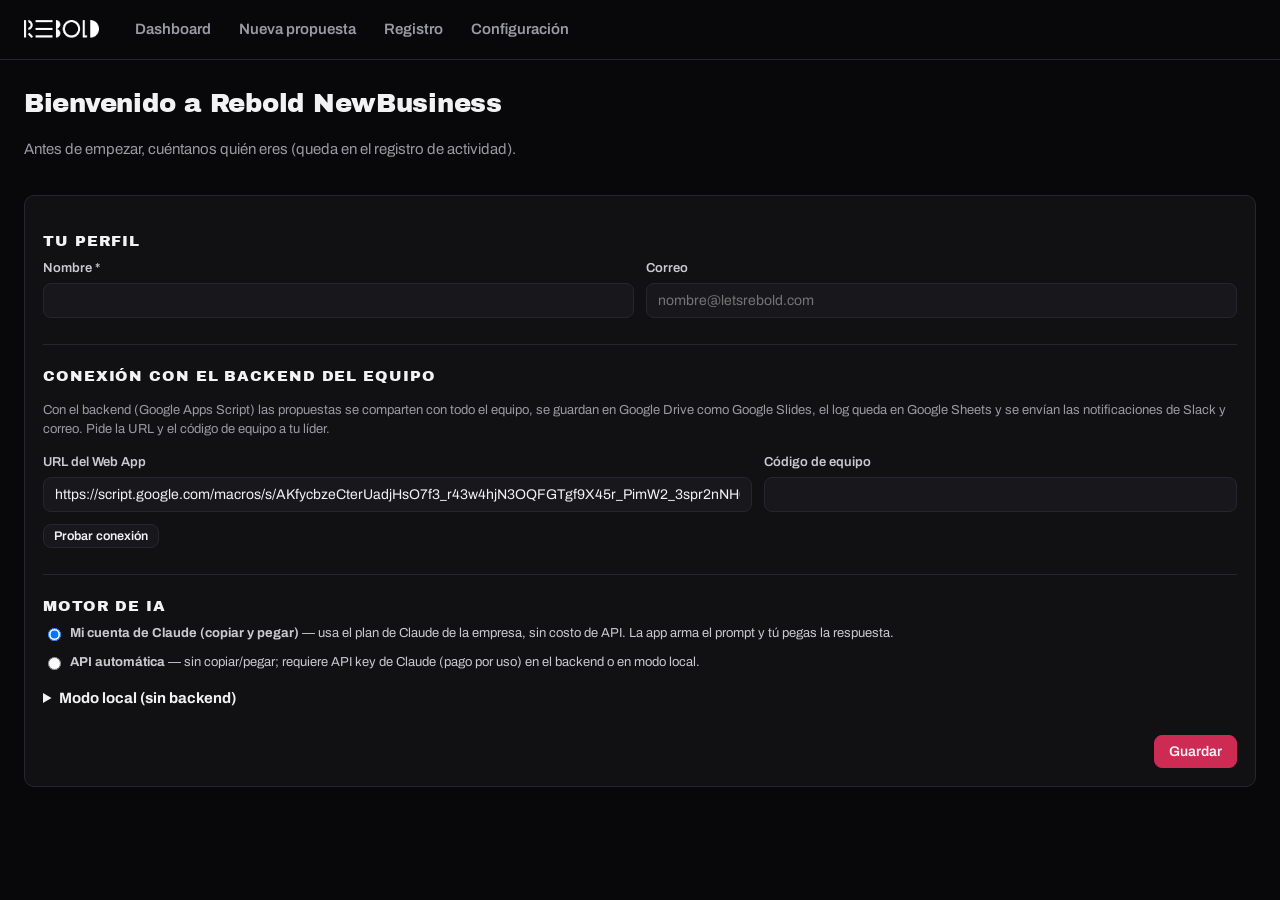
<file: index.html>
<!DOCTYPE html>
<html lang="es">
<head>
<meta charset="utf-8">
<meta name="viewport" content="width=device-width, initial-scale=1">
<title>Rebold NewBusiness</title>
<meta name="description" content="Plataforma del equipo comercial de Rebold: de las notas de la reunión a la propuesta en Google Slides, con revisión de directores y dashboard de propuestas.">
<link rel="icon" href="data:image/svg+xml,%3Csvg xmlns='http://www.w3.org/2000/svg' viewBox='0 0 32 32'%3E%3Crect width='32' height='32' rx='6' fill='%23CD2B53'/%3E%3Ctext x='16' y='23' font-family='Arial Black' font-size='19' fill='white' text-anchor='middle'%3ER%3C/text%3E%3C/svg%3E">
<link rel="preconnect" href="https://fonts.googleapis.com">
<link rel="preconnect" href="https://fonts.gstatic.com" crossorigin>
<link href="https://fonts.googleapis.com/css2?family=Archivo+Black&family=Archivo:wght@400;500;600;700&display=swap" rel="stylesheet">
<link rel="preconnect" href="https://script.google.com">
<link rel="preconnect" href="https://script.googleusercontent.com">
<style>
:root{
  --bg:#08080A;--panel:#111114;--panel2:#18181C;--line:#26262C;--text:#F2F2F4;--muted:#9A9AA2;
  --mag:#CD2B53;--mag2:#E0456C;--ok:#22C55E;--warn:#E0A526;--err:#EF4444;--r:10px;
}
*{box-sizing:border-box}
html,body{margin:0;background:var(--bg);color:var(--text);font:15px/1.5 Archivo,Arial,sans-serif}
a{color:#FF7C9C;text-decoration:none}a:hover{text-decoration:underline}
h1,h2,h3,h4{font-family:"Archivo Black","Arial Black",sans-serif;font-weight:400;margin:0 0 .4em;letter-spacing:-.01em}
h1{font-size:26px;display:flex;align-items:center;gap:12px;flex-wrap:wrap}h3{font-size:15px;text-transform:uppercase;letter-spacing:.06em}h4{font-size:13px;color:var(--muted);text-transform:uppercase;letter-spacing:.06em;margin-top:18px}
.muted{color:var(--muted)}.sm{font-size:13px}.nowrap{white-space:nowrap}.r{text-align:right}
header.top{position:sticky;top:0;z-index:20;display:flex;align-items:center;gap:24px;padding:12px 24px;background:#08080A;border-bottom:1px solid var(--line)}
header.top img{height:18px;display:block}
.nav{display:flex;gap:4px;flex:1;flex-wrap:wrap}.nav a{color:var(--muted);padding:6px 12px;border-radius:8px;font-weight:600}.nav a:hover{color:var(--text);text-decoration:none;background:var(--panel2)}.nav a.on{color:var(--text);background:var(--panel2)}
#user{display:flex;align-items:center;gap:8px;font-size:13px;color:var(--muted)}.dot{width:8px;height:8px;border-radius:50%;display:inline-block}
main#view{max-width:1480px;margin:0 auto;padding:24px}
.head{display:flex;justify-content:space-between;align-items:flex-end;gap:16px;margin-bottom:20px;flex-wrap:wrap}
.card{background:var(--panel);border:1px solid var(--line);border-radius:var(--r);padding:18px;margin-bottom:16px}
.btn{display:inline-flex;align-items:center;gap:6px;background:var(--panel2);color:var(--text);border:1px solid var(--line);border-radius:8px;padding:8px 14px;font:600 14px Archivo,sans-serif;cursor:pointer;text-decoration:none!important;white-space:nowrap}
.btn:hover{border-color:#44444c}.btn:disabled{opacity:.55;cursor:wait}
.btn.primary{background:var(--mag);border-color:var(--mag)}.btn.primary:hover{background:var(--mag2)}
.btn.ghost{background:transparent}.btn.sm{padding:4px 10px;font-size:12.5px}.btn.big{padding:12px 22px;font-size:15px}
.btn.rec{background:var(--err);border-color:var(--err);animation:pulse 1.4s infinite}
@keyframes pulse{50%{opacity:.7}}
.acts{display:flex;gap:8px;flex-wrap:wrap;align-items:center}
.kpis{display:grid;grid-template-columns:repeat(auto-fit,minmax(200px,1fr));gap:12px;margin-bottom:16px}
.kpi{background:var(--panel);border:1px solid var(--line);border-radius:var(--r);padding:16px;border-top:3px solid var(--mag)}
.kpi span{display:block;color:var(--muted);font-size:12px;text-transform:uppercase;letter-spacing:.06em;font-weight:600}
.kpi b{display:block;font:400 26px "Archivo Black",sans-serif;margin:4px 0;font-variant-numeric:tabular-nums}.kpi small{color:var(--muted)}
.grid2{display:grid;grid-template-columns:1fr 1fr;gap:16px}
.bar{display:grid;grid-template-columns:150px 1fr 170px;gap:10px;align-items:center;margin:7px 0;font-size:13px}
.bar .bl{white-space:nowrap;overflow:hidden;text-overflow:ellipsis}.bar .bv{color:var(--muted);text-align:right;font-variant-numeric:tabular-nums}
.bt{height:10px;background:var(--panel2);border-radius:5px;overflow:hidden}.bt i{display:block;height:100%;background:var(--mag);border-radius:5px;min-width:2px}
.filters{display:flex;gap:10px;margin-bottom:12px;flex-wrap:wrap;align-items:center}.filters input{flex:1;min-width:220px}
input,select,textarea{width:100%;background:var(--panel2);color:var(--text);border:1px solid var(--line);border-radius:8px;padding:9px 11px;font:14px Archivo,sans-serif}
input:focus,select:focus,textarea:focus{outline:2px solid var(--mag);outline-offset:-1px;border-color:transparent}
textarea{resize:vertical}
label{display:block;font-size:13px;font-weight:600;color:#C9C9CF}label>input,label>select,label>textarea{margin-top:5px}
.chk{display:flex;align-items:center;gap:6px;white-space:nowrap}.chk input{width:auto}
.form h3{margin-top:10px;padding-top:6px}.form h3:not(:first-child){margin-top:26px;border-top:1px solid var(--line);padding-top:20px}
.row{display:flex;gap:12px;margin-bottom:12px;align-items:flex-end;flex-wrap:wrap}.row>label{flex:1;min-width:140px}.row>.f2{flex:2}.row>.f3{flex:3}
.rm,.rm-sp{width:34px;flex:0 0 34px;justify-content:center}
.chips{display:flex;gap:8px;flex-wrap:wrap}.chip{cursor:pointer}.chip input{display:none}
.chip span{display:inline-block;padding:7px 14px;border:1px solid var(--line);border-radius:20px;background:var(--panel2);font-weight:600}
.chip input:checked+span{background:var(--mag);border-color:var(--mag)}
.drop{border:2px dashed var(--line);border-radius:var(--r);padding:22px;text-align:center;margin:14px 0}.drop.over{border-color:var(--mag);background:rgba(205,43,83,.08)}.drop p{margin:4px 0}
.recbox{display:flex;gap:12px;align-items:center;flex-wrap:wrap}#liveTx{flex:1;font-style:italic}
.files{list-style:none;padding:0;margin:12px 0}.files li{display:flex;align-items:center;gap:8px;padding:6px 10px;border:1px solid var(--line);border-radius:8px;margin-bottom:6px;background:var(--panel2)}.files li.bad{border-color:var(--err)}.files li button{margin-left:auto}
.ft{font-size:11px;text-transform:uppercase;font-weight:700;background:#2a2a30;padding:2px 7px;border-radius:5px;color:#FF7C9C}
.actions{display:flex;justify-content:flex-end;gap:10px;margin-top:18px}.actions.col{flex-direction:column}.actions.col .btn{justify-content:center}
.tablewrap{overflow-x:auto}.tbl{width:100%;border-collapse:collapse;font-size:14px}
.tbl th{text-align:left;font-size:12px;text-transform:uppercase;letter-spacing:.05em;color:var(--muted);padding:8px 10px;border-bottom:1px solid var(--line);white-space:nowrap}
.tbl td{padding:10px;border-bottom:1px solid var(--line);vertical-align:middle}.tbl tr:hover td{background:rgba(255,255,255,.02)}
.tbl select.estado{width:auto;padding:4px 8px;font-size:12.5px;font-weight:700;border-left:4px solid var(--c)}
.tbl .acts{flex-wrap:nowrap;justify-content:flex-end}
.badge{font:700 12px Archivo,sans-serif;padding:3px 10px;border-radius:12px;background:color-mix(in srgb,var(--c) 22%,transparent);color:var(--text);border:1px solid var(--c);letter-spacing:0;text-transform:none;vertical-align:middle}
.tag{display:inline-block;font-size:12px;padding:2px 8px;border-radius:6px;background:rgba(205,43,83,.18);color:#FFB3C6;margin:2px 2px 2px 0}
.empty{text-align:center;padding:48px 20px;color:var(--muted)}
.spin{width:28px;height:28px;border:3px solid var(--line);border-top-color:var(--mag);border-radius:50%;animation:sp 0.8s linear infinite;display:inline-block}.spin.sm{width:14px;height:14px;border-width:2px;vertical-align:middle}
@keyframes sp{to{transform:rotate(360deg)}}
.prog ol{padding-left:22px}.prog li{margin:6px 0;color:var(--muted)}.prog li.done{color:var(--ok)}.prog li.done::marker{content:'✓  '}.prog li.now{color:var(--text);font-weight:700}.prog.err{border-color:var(--err)}
.note{padding:10px 14px;border-radius:8px;margin-bottom:12px;font-size:14px;border:1px solid}.note.ok{border-color:#1f5f38;background:rgba(34,197,94,.08)}.note.warn{border-color:#6b5217;background:rgba(224,165,38,.08)}
/* editor */
.editor{display:grid;grid-template-columns:190px minmax(0,1fr) 330px;gap:16px;align-items:start}
.thumbs{max-height:calc(100vh - 150px);overflow-y:auto;position:sticky;top:70px;padding-right:4px}
.thumb{cursor:pointer;margin-bottom:10px;border:2px solid transparent;border-radius:6px;padding:2px}.thumb.on{border-color:var(--mag)}.thumb.fixed{opacity:.55;cursor:default}
.thumb{width:182px}.thumb .tw{position:relative;width:174px;height:98px;overflow:hidden;border-radius:3px}
.thumb .sc{position:absolute;left:0;top:0;width:1333.3px;height:750px;transform:scale(.1305);transform-origin:0 0}
.thumb>span{display:block;font-size:11px;color:var(--muted);padding:3px 2px}
.stage{min-width:0}.stagebar{display:flex;justify-content:space-between;align-items:center;margin-bottom:8px}
.frame{position:relative;width:100%;overflow:hidden;border-radius:6px;background:#000;box-shadow:0 10px 40px rgba(0,0,0,.5)}
.frame .sc{width:1333.3px;height:750px;transform-origin:0 0;position:absolute;left:0;top:0}
.slide{position:relative;width:1333.3px;height:750px;overflow:hidden}
.slide .st{display:flex;flex-direction:column;white-space:pre-wrap;overflow:visible;word-wrap:break-word}
.slide img{display:block}
.slide .editable{cursor:text;border-radius:3px}.slide .editable:hover{outline:2px dashed rgba(205,43,83,.7);outline-offset:4px}.slide .editable.editing{outline:2px solid #CD2B53;outline-offset:4px;background:rgba(0,0,0,.35)}
.aibox{display:grid;grid-template-columns:1fr auto;gap:10px 12px;align-items:end;margin-top:14px;background:var(--panel);border:1px solid var(--line);border-radius:var(--r);padding:14px}
.aibox #bSave{grid-column:1/-1;justify-self:end}
.side .card{padding:14px}.side p{margin:.5em 0}.side ul,.side ol{padding-left:18px;margin:.4em 0}
.insight{font-family:"Archivo Black",sans-serif;font-size:15px;line-height:1.3;color:#FFB3C6}
.hist{list-style:none;padding:0!important}.hist li{border-left:2px solid var(--mag);padding:2px 0 6px 10px;margin-bottom:6px;font-size:13px}
.review{display:grid;grid-template-columns:minmax(0,1fr) 340px;gap:16px;align-items:start}
.slidesList .frame{margin-bottom:14px}.review .side{position:sticky;top:70px}
.modal{position:fixed;inset:0;background:rgba(0,0,0,.7);z-index:50;display:flex;align-items:flex-start;justify-content:center;padding:40px 16px;overflow-y:auto}.modal .card{width:min(900px,100%)}
#toasts{position:fixed;right:16px;bottom:16px;z-index:60;display:flex;flex-direction:column;gap:8px;max-width:min(440px,calc(100vw - 32px))}
.toast{background:#1d1d22;border:1px solid var(--line);border-left:4px solid var(--ok);padding:10px 14px;border-radius:8px;box-shadow:0 6px 24px rgba(0,0,0,.4);font-size:14px}.toast.err{border-left-color:var(--err)}
.manual{width:min(760px,100%)}.msteps{padding-left:20px}.msteps>li{margin:14px 0}.msteps .acts{margin:8px 0}.msteps textarea{margin-top:8px}.errtxt{color:#FF8A8A;margin-top:6px}
.radios{display:flex;flex-direction:column;gap:10px;margin-bottom:10px}.radios .chk{white-space:normal;align-items:flex-start;font-weight:400}.radios input{margin-top:4px}
details summary{cursor:pointer;font-weight:700;margin:14px 0 8px}
@media (max-width:1180px){.editor{grid-template-columns:1fr}.thumbs{position:static;max-height:none;display:flex;gap:8px;overflow-x:auto}.thumb{flex:0 0 182px}.review{grid-template-columns:1fr}.review .side{position:static}}
@media (max-width:760px){main#view{padding:16px}.grid2{grid-template-columns:1fr}.bar{grid-template-columns:100px 1fr 110px}header.top{gap:10px;padding:10px 16px;flex-wrap:wrap}.aibox{grid-template-columns:1fr}.aibox #bSave{justify-self:stretch}h1{font-size:21px}}
</style>
</head>
<body>
<header class="top">
  <a href="#/" id="logoHome" title="Ir al dashboard"><img src="[data-uri]" alt="Rebold"></a>
  <nav class="nav"><a href="#/" data-r="">Dashboard</a><a href="#/nueva" data-r="nueva">Nueva propuesta</a><a href="#/log" data-r="log">Registro</a><a href="#/config" data-r="config">Configuración</a></nav>
  <div id="user"></div>
</header>
<main id="view"></main>
<div id="toasts"></div>
<script>
const ASSETS = { logo: '[data-uri]', logoDark: '[data-uri]', cover: '[data-uri]' };
// ════════════════════════ BASE DE CONOCIMIENTO REBOLD ════════════════════════
// Condensado de las skills "rebold-servicios-suite" (navegador comercial de la Growth Suite)
// y "strategic-planning-360" (metodología y storytelling). Se envía como system prompt
// en cada generación para que toda propuesta use el mismo conocimiento de la agencia.
const KB = `
# CONOCIMIENTO REBOLD — GROWTH SUITE Y METODOLOGÍA

## Quién es Rebold (credenciales oficiales)
Rebold by ISPD — "Smart growth for today and tomorrow". Data analytics, creatividad, performance, medios, ecommerce.
- #1 Agencia independiente · Ranking IPMARK 2025
- 6 países: España, Italia, Chile, Colombia, Perú, México
- 600+ personas (35 en Colombia)
- Cotiza en Euronext (bolsa de París)

## Principio rector comercial
Nunca se ofrece "un servicio" en abstracto. Se ofrece la respuesta a un dolor de negocio específico, con proof case y camino de escalamiento claro. Máximo 2 servicios recomendados en una propuesta inicial. Siempre conectar el servicio con el siguiente paso posible (cross/up-selling).

## Servicios de la Growth Suite
| Servicio | Qué resuelve | Métrica que mueve | Mejor para |
|---|---|---|---|
| Insight Factory (Uncover · Estudios de mercado · Social Media · Monitoreo 360°) | Falta de conocimiento real de audiencia, categoría, competencia o reputación | Calidad de decisión, comunidad y reputación | Clientes que deciden "a ciegas", van a lanzar o reposicionarse, o tienen alta exposición reputacional |
| Creative Lab | Contenido lento, caro o desconectado del negocio | CTR, velocidad de producción, costo por pieza | Fatiga creativa o necesidad de volumen constante |
| Activation Hub (incluye SEO + Visibilidad en IA) | Medios/performance ineficiente y dependencia de adquisición pagada | CPA, CPL, ROAS, CTR; demanda orgánica y presencia en IA | Inversión en pauta que no rinde, o marcas que quieren ser encontradas en búsqueda y en IA |
| Growth Engine → Rebold Audit | No sabe si su ecosistema digital está bien construido | ORI (0–100) | Puerta de entrada ideal para nuevos negocios |
| Growth Engine → Audience Nexus | Audiencia propia (1P data) sin monetizar | Ingreso incremental (revenue share) | Retail, e-commerce, medios, eventos con tráfico/base grande |
| Agent Lab (complementario) | CRM/base dormida, atención cara y lenta | Recompra, costo de atención, leads calificados | Solo si hay CRM o base grande sin explotar; se ofrece, no se lidera con él |

### 1. Insight Factory — la línea de inteligencia de Rebold (ese es su único nombre)
4 servicios que funcionan como un solo sistema: Entender → Actuar → Proteger. "Lo que escuchamos alimenta la siguiente decisión": los hallazgos del monitoreo retroalimentan estrategia, estudios y contenido.
Cifras de la línea: 4 servicios integrados · mercados COL · MEX · USA · 15+ años de experiencia · 50+ marcas atendidas. (No mezclarlas en el mismo slide con las cifras de grupo: 600+ personas, 6 países.)

1.1 Rebold Uncover (Entender) — "¿Dónde está la oportunidad en mi categoría?". Estudio de inteligencia digital de ENTREGABLE ÚNICO (no fee mensual). Incluye: social listening de categoría (hasta 1 año de conversación), benchmark competitivo, análisis de búsquedas SEO/SEM (volumen, keywords de intención, CPC: la demanda real), audiencias con panel GWI (+250.000 variables), mapa de oportunidades (territorios, mensajes y segmentos sin atender), informe + sesión de hallazgos. Para marcas que van a lanzar, entrar a un mercado o revisar su posicionamiento. Buena puerta de entrada: ticket acotado, valor rápido y deja un brief para Estudios, Social Media o Activation Hub. SIN caso de éxito publicado: se vende desde el método y los casos de investigación de la línea. Pitch: "Antes de invertir un peso, sepamos dónde está la oportunidad real de tu categoría."
1.2 Estudios de mercado (Entender) — "¿Quién es realmente mi consumidor?". Investigación cuanti + cuali a medida, 6 modalidades combinables: encuesta cuantitativa propia (nacional o por ciudad); panel GWI (50+ países, 20.000+ respondentes en Colombia); focus groups de 6–8 personas moderados por Rebold; Top of Mind / Top of Heart / NPS vs. competidores; buyer persona accionable; síntesis estratégica (medios, posicionamiento y KPIs base a 12 meses). Uncover lee el comportamiento digital y genera hipótesis; Estudios pregunta directamente a la gente y las valida. Pitch: "No adivines a quién le hablas: pregúntale y mídelo."
1.3 Social Media (Actuar) — "¿Cómo conecto con mi comunidad cada día?". Gestión continua: estrategia y pilares (ejes, tono y calendario antes de producir); diseño y producción de videos, carruseles y estáticos con copy (material propio o IA, sin grabación en campo); publicación multicanal IG, FB, TikTok, LinkedIn sin costo adicional por canal; gestión de comunidad, DMs y PQRs con protocolo; protocolo de crisis en redes con activación en menos de 2 horas; informe mensual. Pitch: "No publicamos por publicar: cada pieza responde a una estrategia y cada comentario a un protocolo."
1.4 Monitoreo 360° (Proteger) — "¿Qué se dice de mi marca ahora mismo?". Escucha permanente de marca y competencia en redes, medios y plataformas de opinión: alertas en tiempo real con 3 niveles de riesgo; hasta 5 competidores en paralelo; reputación por regiones; protocolo de crisis con árbol de decisión; informe mensual con sesión de revisión; IRN (Índice de Reputación anual propio de Rebold, comparable contra el sector). Para marcas con alta exposición reputacional o en sectores regulados. Pitch: "La reputación de una marca no se improvisa: se monitorea."

Por dónde empezar según el momento: lanzar o entrar a un mercado → Uncover + Estudios de mercado · reposicionar la marca → Estudios de mercado + Social Media · crecer en redes → Social Media + Monitoreo 360° · marca muy expuesta → Monitoreo 360° + protocolo de crisis.
Enrutamiento: comunidad, contenido orgánico con estrategia y reputación en redes → Social Media; pauta, CPA/CPL, ROAS o escalar inversión → Activation Hub (si el cliente necesita ambos, p. ej. ferias o eventos: un solo frente, escucha + contenido + pauta = comunidad); volumen o velocidad de producción creativa con IA como fin → Creative Lab. Monitoreo 360° y Rebold Audit no se sustituyen (el Audit mide la salud técnica del ecosistema con el ORI; el Monitoreo mide conversación y reputación): son buen par, el Audit abre la puerta y el Monitoreo mantiene la relación. Si Uncover/Estudios confirman una audiencia propia grande → Audience Nexus.

Casos de Insight Factory (cifras exactas; UN caso principal + UNO de apoyo por propuesta; abrir con la cifra ancla, luego reto → qué hizo Rebold → resultado; nunca los 5 en un slide):
- Homecenter Colombia (Monitoreo 360° + crisis, desde 2017): 8+ años de relación continua · 300.000+ conversaciones/día en temporadas pico · 15+ crisis reputacionales acompañadas. Usar en retail/consumo masivo con picos de conversación o riesgo de crisis. Frase: "La reputación de Homecenter no se improvisa — se monitorea."
- ETB (Monitoreo 360° · Centro de Inteligencia Digital, desde 2014): del 6° competidor con peor reputación digital al 2° con mejor reputación del sector Telco en menos de 6 meses · 10.000+ menciones de alto impacto gestionadas. Es el caso que demuestra que el monitoreo MUEVE la métrica. Presentarlo como capacidad demostrada (histórico).
- Banco de la República (Monitoreo 360°, 5 años consecutivos): monitoreo en tiempo real de Juntas Directivas, nombramientos de codirectores y controversias, indicadores reputacionales propios y gestión de la crisis Covid-19. Usar en financiero, institucional o regulado. Presentarlo como trayectoria salvo confirmación de relación vigente.
- Jägermeister (Estudios de mercado, 3+ años): estudios continuos multipaís (encuestas + entrevistas en profundidad) y 3 eventos masivos acompañados (Night Embassy, lanzamiento de Jäger Orange) con análisis de audiencias por activación. Credenciales Growth Suite: +6,72 M de conversaciones trackeadas en 2025, 10 países de Centro y Sur América, +2.000 encuestas, +50 oportunidades de negocio, +500 insights, +7pp de cambio de percepción tras el evento. No atribuirle las cifras del panel GWI.
- Corferias (Social Media + social listening, desde 2015): 4 ferias · 20+ piezas mensuales por feria · crecimiento PROMEDIO POR FERIA de 3,3k a 8,4k seguidores (+155%) · ER promedio por feria de 6% a 10% (+4 pp) · 20.000 seguidores en TOTAL entre las 4 ferias · 560.000 visitantes promedio por feria · 25.000 entradas online gestionadas. El listening alimentó retargeting programático que convirtió conversación en entradas. Frase: "El contenido no adorna — convierte."
- Páramo Presenta (análisis de audiencias): análisis de audiencias de todos sus eventos del año, que pueden superar los 130 eventos anuales (cifra aproximada). Resultados cuantificados del análisis: pendientes, no inventar.
Selector: retail/consumo con riesgo reputacional → Homecenter (apoyo: Banco de la República) · financiero/regulado → Banco de la República (apoyo: Homecenter) · reputación deteriorada que necesita un giro → ETB · licores/lifestyle/multipaís → Jägermeister (apoyo: Páramo) · muchos eventos al año → Páramo Presenta (apoyo: Jägermeister) · ferias/eventos con contenido y entradas, o crecer en redes con resultados → Corferias · cliente que duda del valor de "solo escuchar" → ETB.
Uncover y varias modalidades de Estudios (TOM/Top of Heart, buyer persona B2B) NO tienen caso publicado: venderlos desde el método y los casos de la línea, y si piden "un caso de esto" decir con honestidad que es un servicio nuevo del portafolio.
Pitch de la línea: "Antes de gastar en pauta o contenido, sepamos exactamente a quién le hablamos, qué espera la categoría y qué se está diciendo de tu marca."

### 2. Creative Lab — Creatividad + IA (Rebold by)
Incluye: estrategia de contenido y branding, territorios de marca y tono de voz; producción creativa acelerada por IA (estáticas, video, audio/cuñas, BTL); adaptación multi-formato; producción de días a horas. Señales: alto volumen con presupuesto ajustado, creatividad genérica o desconectada, refresh de marca, CES bajo o fatiga creativa (frecuencia alta, CTR cayendo).
Casos: 4Patas — workshop de marca y territorio emocional "Amor imperfecto, real e incondicional", sistema editorial de 4 pilares conectado a producto y negocio. Colsubsidio — contenido de aniversario con IA, alta calidad visual y respuesta rápida, foco en activación. Henkel — desarrollo conceptual y ejecución creativa en tiempo récord con herramienta creativa con IA. Supercerdo / Punto de Pago / Multibanco / Parador Rojo / Uniban / Andesco — plataforma de marca + producción audiovisual y BTL con contenido perfilado por audiencia de negocio.
Pitch: "Hackeamos el proceso creativo tradicional con IA para que el contenido no sea el cuello de botella del negocio."

### 3. Activation Hub — Medios & Performance
Incluye: pauta digital (performance y awareness) con optimización asistida por IA; escucha social + optimización + medición en un solo proceso; gestión de social media / community management; atribución, budget optimization y medición de funnel completo; SEO + Visibilidad en IA (servicio adicional, ver 3a). Señales: CPA/CPL no baja, quiere escalar presupuesto rentablemente, necesita gestión de redes con foco en negocio, depende casi por completo de pauta y quiere construir demanda orgánica y presencia en búsqueda y en respuestas de IA, AES bajo.
Casos: Banco Falabella — 71% de reducción del CPA (de $208.000 a $60.000) en colocación de tarjetas de crédito. Páramo Presenta — 60% de reducción del costo por intención de compra (de 100K a 40K), CTR de 11% y hasta 23% en Meta/TikTok, CPC por debajo de $100, implementación y pixelación de 7 días a 1 día hábil. Ferias Colombia / Corferias (community management, 4 ferias, 4 canales por feria) — ER promedio por feria de 6% a 10% (+4 pp), crecimiento promedio por feria de 3,3k a 8,4k seguidores (+155%); 20.000 seguidores en total entre las 4 ferias. Keralty México (22 días, $54.630 MXN de inversión) — 474K personas alcanzadas, +144% sobre KPI de conversaciones (564 vs 231 en WhatsApp), CTR 1.77% (el doble del benchmark de salud), 520 leads con trazabilidad completa hasta la cita pagada.
Pitch: "No vendemos más pauta. Vendemos más eficiencia por cada peso invertido."
Regla de fee de Activation Hub (definida por liderazgo): inversión digital mensual < 20M COP → fee fijo de 2M COP/mes; ≥ 20M COP → 10% de la inversión digital + 3% de ATL. Úsala solo como referencia de estructura si el comercial la mencionó; nunca calcules montos por tu cuenta.

### 3a. SEO + Visibilidad en IA — servicio adicional de Activation Hub
SEO orientado a intención de negocio, más medición y construcción de visibilidad de marca en las respuestas de IA (ChatGPT, Gemini, resúmenes de IA de Google), ejecutado por fases y con cada tarea amarrada a un dato comprobable en la herramienta (Ubersuggest: Site Audit, Rank Tracking, AI Search Visibility).
Los 5 mensajes comerciales:
1. Demanda con intención, no tráfico por tráfico: se construye desde quien realmente compra y se descartan a propósito las búsquedas de gran volumen de la audiencia equivocada. "Poco tráfico y mucha intención": vendemos al cliente correcto encontrándote, no visitas.
2. Visibilidad en IA, el canal que todavía no tiene dueño: las preguntas que le hacen a una IA ("¿a quién le encargo X?") no tienen volumen de búsqueda y aun así son clientes. Rastreamos un set de 20 prompts (las preguntas reales del comprador), medimos en cuántas respuestas aparece la marca frente a sus competidores y diseñamos las piezas que la hacen citable. Compite de tú a tú sin la autoridad de dominio de los líderes.
3. Un sitio que trabaja como sistema: una página madre de la categoría (a la que apunta todo el sitio y de la que sale el llamado a la acción) más clústeres de contenido que responden cada etapa de la decisión (qué es, cómo se hace, cuánto cuesta, para quién). El sitio deja de ser un folleto y se vuelve un activo que captura y conduce.
4. Trazabilidad total: cada tarea ligada a una incidencia de la auditoría, una keyword rastreada o un tema de visibilidad en IA; recrawl semanal, comparación contra línea base, informe mensual. Si el dato no se movió, no se marca como hecho.
5. Ejecución gobernada, sin riesgo para un sitio en producción: Rebold especifica cada cambio técnico, el equipo del cliente lo publica y Rebold lo valida; el contenido sensible (jurídico, financiero, salud) pasa por un revisor experto del cliente. Tareas de máximo una hora, en fases claras.
Fases (plan de referencia de 29 semanas): 0 · Investigación y entendimiento del negocio (3 semanas: auditoría técnica, línea base de medición, keywords y brechas, competencia, lectura de visibilidad en IA, plan y calendario) → 1 · Reenfoque, cimientos técnicos y página madre (mensaje y títulos, datos estructurados/schema, primeros clústeres, ajuste de prompts de IA) → 2 · Contenido y visibilidad en IA (páginas que responden preguntas sin marca dominante como precio y modelo, landings por segmento, contenido de categoría) → 3 · Optimización y escala (reescrituras guiadas por Search Console, piezas de captación, cobertura por ciudad o segmento). Frentes: Negocio · Medición · IA · Técnico · On-page · Schema · Contenido · Cliente.
Entregables típicos: auditoría técnica y de salud del sitio · mapa de keywords y brechas · análisis de competencia · arquitectura página madre + clústeres · calendario editorial · especificaciones de schema y cambios técnicos · set de prompts de IA y su línea base · páginas y piezas de contenido · reporte de seguimiento. Cadencia semanal: ejecutar → recrawl → comparar → marcar lo que llegó a su objetivo; informe mensual.
Qué necesitamos del cliente: accesos a Google Analytics 4 y Search Console (sin ellos el tráfico es estimado), quién publica en el sitio, un revisor experto para contenido sensible, información publicable (rangos de precio, casos reales, segmentos), acuerdo sobre el nombre de marca en el sitio y el schema, y su equipo de tecnología para publicar cambios.
Fuera de alcance: link building con terceros (se cotiza aparte). Límites: 20 prompts de IA por marca y 300 keywords por proyecto.
Cómo suma en la propuesta: complementa la pauta, no la reemplaza (Activation Hub optimiza lo que se paga; SEO construye lo que se hereda: demanda orgánica y presencia en IA) y con el tiempo baja la dependencia de la adquisición pagada, SIN prometer una cifra de CPA sin línea base del cliente. Convierte un Rebold Audit con AES o UXCS bajos en frente técnico. Alimenta a Insight Factory (datos de demanda), a Creative Lab (calendario editorial) y a Activation Hub (la página madre es destino de campañas). Responde a la pregunta de la alta gerencia: "¿cómo me encuentran cuando ya no buscan solo en Google?".
Enrutamiento: Uncover incluye un análisis SEO/SEM como diagnóstico puntual; el SEO + Visibilidad en IA es la ejecución continua sobre el sitio (un Uncover puede ser su antesala). El Audit mide la salud del ecosistema; el SEO ejecuta las mejoras técnicas y de contenido orgánico. Creative Lab produce volumen para campañas y redes; el calendario editorial SEO produce contenido con objetivo de búsqueda o de IA (pueden compartir producción).
Reglas de honestidad: aún NO hay caso de éxito publicado de este servicio (no citar el plan de referencia ni a su cliente, dominio o competidores; no inventar cifras). Las metas por keyword o por tema de IA se fijan después de medir la línea base de cada cliente. No prometer posiciones ni tráfico: sí proceso, medición y trazabilidad.
Preguntas de diagnóstico: ¿qué porcentaje de tus clientes nuevos llega hoy por búsqueda orgánica y qué pasa si cortas la pauta? · si le preguntas a ChatGPT o Gemini "¿a quién le encargo [tu servicio]?", ¿aparece tu marca? ¿quién sí? · ¿tu sitio habla como busca tu cliente o como habla tu equipo? · ¿tienes acceso a Search Console y GA4, y quién publica cambios en el sitio?
Pitch: "Que cuando tu cliente busque —en Google o preguntándole a una IA— la respuesta lleve tu marca."

### 4. Growth Engine — "la línea que convierte diagnóstico en decisión, y decisión en ingreso"
Paraguas de Rebold Audit + Audience Nexus. Orden narrativo: 1) Audit (medimos qué tan preparado está el ecosistema) → 2) Audience Nexus (activamos la audiencia como fuente de ingreso).
4a. Rebold Audit — Optimization Readiness Audit. ORI (0–100) = promedio (25% c/u) de: AES Activation Efficiency Score (tracking, estructura de campañas, eficiencia de inversión, cadencia de optimización → Activation Hub); CES Creative Effectiveness Score (insight, match mensaje-audiencia, performance creativo, fatiga → Creative Lab); UXCS User Experience Conversion Score (velocidad, propuesta de valor, funnel, fricciones, mobile → diseño web/UX); AIS Audience Intelligence Score (segmentación real, uso de 1P/CRM, escalabilidad, aprendizaje → Insight Factory / Audience Nexus). Lectura del ORI: 0–39 Crítico · 40–59 Oportunidad alta · 60–74 Funcional/optimizable · 75–89 Optimizado · 90–100 Best in class. Modelos: Sprint único (2 semanas, quick wins), Implementación guiada (1 mes, acompañamiento al equipo in-house), Always-on (ciclo mensual con el ORI como tablero). Metodología típica: diagnóstico As-Is → benchmark → evaluación de riesgo → scoring ORI → roadmap priorizado por esfuerzo/impacto (≈5 semanas). Entregables: informe ejecutivo de diagnóstico, matriz de hallazgos y riesgos, hoja de ruta estratégica. El método de escucha + optimización + medición ya generó eficiencias comprobadas de 15–20% en cuentas de distintas categorías.
Pitch: "No vendemos auditorías. Vendemos decisiones con impacto económico."
4b. Audience Nexus (audiencenexus.click) — monetización de first-party data conectando la audiencia del cliente con anunciantes externos vía revenue-share; se puede vender como Retail Media Network. Opciones: Full-stack (Rebold construye y opera) o Bridge-only (Rebold conecta con la demanda). No hay caso de éxito publicado: respaldar con el track record de 1P data (Keralty, Jägermeister). Cifras de revenue-share/inversión SIEMPRE pendientes de definir con liderazgo de Rebold.
Pitch: "Tu audiencia ya es un activo. Hoy no la estás cobrando."

### 5. Agent Lab — complementario
Agentes de IA conectados a CRM, creatividad y web; flujos de recompra personalizada; embajadores de marca con IA; conecta servicio al cliente con compra/recompra. Casos: MSD Línea Animal (recordación y recompra personalizada desde la base con IA conectada al CRM); PTESA (embajadores de marca con IA para asesoría y resolución de dudas).
Pitch: "Tu base de clientes ya existe. Lo que falta es un agente que la active todos los días."

Portafolio sector pet: LAIKA (México, Colombia, Chile) — estrategia regional de medios, +8M conversaciones sociales analizadas; Beg & Barker (EE.UU.) — paid media + producción creativa recurrente.

## Diagnóstico: dolor → servicio
- "No sé si mi inversión en medios funciona" → Rebold Audit → Activation Hub
- "Mi contenido se ve igual / se demora" → Creative Lab
- "No conozco a mi audiencia / mercado" → Insight Factory → Estudios de mercado
- "Voy a lanzar / entrar a un mercado nuevo" → Insight Factory → Uncover + Estudios de mercado
- "Mi marca está muy expuesta / tuvimos una crisis" → Insight Factory → Monitoreo 360° + protocolo de crisis
- "Quiero crecer en redes pero con estrategia" → Insight Factory → Social Media (+ Monitoreo 360°)
- "Opero muchos eventos y decido con la misma lectura para todos" → Insight Factory, análisis de audiencias (ref. Páramo Presenta)
- "Tengo mucha data de usuarios sin usar" → Audience Nexus
- "Necesito bajar CPA/CPL o escalar pauta" → Activation Hub
- "Casi todo mi tráfico es pagado" / "no me encuentran en Google" / "¿cómo aparezco en ChatGPT?" → Activation Hub → SEO + Visibilidad en IA
- "No sé por dónde empezar / quiero diagnóstico" → Rebold Audit
- "Tengo una base/CRM sin aprovechar" → Agent Lab (solo con señal clara)
Prospecto nuevo sin confianza aún → entrar con Rebold Audit (bajo riesgo) o Insight Factory si pide research. Cliente actual → identificar lo que ya tiene y buscar el gap.
Cross/up-sell: Audit → servicio del score más bajo; Audit con AIS alto → Audience Nexus; Uncover → Estudios de mercado (valida o mide sus hipótesis); Estudios de mercado → Social Media o Creative Lab; Social Media → Monitoreo 360° (más exposición, hay que proteger lo construido); Monitoreo 360° → Estudios de mercado (profundizar lo que se escucha); Insight Factory → Activation Hub o Creative Lab; Activation Hub (pauta) → SEO + Visibilidad en IA (la pauta ya genera tráfico y datos de conversión; el SEO construye demanda orgánica y reduce con el tiempo la dependencia de lo pagado); Rebold Audit con AES/UXCS bajos → SEO + Visibilidad en IA (tracking, velocidad y estructura del sitio son su frente técnico); Uncover → SEO + Visibilidad en IA (el diagnóstico de búsquedas se vuelve plan de ejecución continua); Activation Hub → Agent Lab o Creative Lab (si AES resuelto y CTR bajo); Creative Lab → Activation Hub; Agent Lab → Audience Nexus.

## Metodología REBOLD (8 pasos)
01 Investigación (brief de mercado) · 02 Insights (insight accionable) · 03 Estrategia (mapa estratégico: audiencias, touchpoints, decisión) · 04 Planning (plan de medios: presupuesto, mix, formatos) · 05 Creatividad (concepto creativo, campañas 360°) · 06 Activación (calendario) · 07 Medición (dashboard con KPIs de marca, medios y negocio) · 08 Aprendizaje (iteración para maximizar ROI).

## Storytelling de toda propuesta (strategic-planning-360)
1. EL PROBLEMA REAL — el problema de negocio, no de marketing, con tensión: "Hoy el reto no es X. Es Y." Cuantificar si hay dato.
2. DÓNDE NACE LA OPORTUNIDAD — por qué hay una ventana de acción ahora; qué no se está capitalizando.
3. INSIGHT CLAVE — una sola frase: "Los [audiencia] no [acción obvia]. [Acción real]." Ej: "Los decisores no compran tecnología. Compran certeza." / "Los deudores no buscan que les cobren. Buscan entender qué les está pasando." Todo se deriva de él.
4. HIPÓTESIS — "Si optimizamos X, podemos lograr Y" (medible).
5. FRENTES ESTRATÉGICOS — máx. 6, cada uno con nombre + qué resuelve + KPI. No son servicios, son palancas de negocio.
6. ECOSISTEMA — cómo se conectan los frentes (sin silos), qué va primero.
7. MÉTRICAS — KPIs de negocio, medios y marca con horizonte (30/60/90 días o trimestral).
Tensión narrativa: problema → riesgo de no actuar → oportunidad → solución. Nunca empezar con tácticas.

Perfiles: VENTAS (performance, CRO, funnel; CPL, CPA, conversión, ROAS; "construir una máquina de ventas, no una campaña") · MARCA (contenido, awareness, comunidad; alcance, SOV, recall, engagement; "construir presencia antes de exigir conversión") · B2B / ticket alto (el decisor compra certeza y reducción de riesgo; LinkedIn + expertise; nurturing) · ENTRETENIMIENTO / EVENTOS (el producto tiene fecha de muerte; anticipación, urgencia, pauta orientada a taquilla).

Módulos 360°: Insight Factory (siempre primero: "construimos la base antes de invertir un peso en pauta") · Desarrollo de marca (norte, territorios, arquitectura de mensajes, 4–5 pilares, tono) · Estrategia de contenido (pilares; mix 40% educativo/valor, 30% marca/territorio, 20% conversión/producto, 10% comunidad/UGC; "menos volumen, más estrategia") · Redes sociales (Instagram deseo/comunidad; TikTok descubrimiento; Facebook conversión/comunidad local 25–55; LinkedIn autoridad B2B; YouTube educación/SEO; X conversación/PR) · Pauta (awareness → consideración → conversión → retención; mix ventas rápidas Meta 60/Google Search 30/TikTok 10; marca Meta 40/TikTok 30/YouTube 20/programática 10; B2B LinkedIn 50/Search 30/Meta retargeting 20; "sin atribución clara, optimizar es adivinar") · Web/UX/CRO (conversión e-commerce 2–4%, lead gen 3–5%; 70–80% tráfico mobile; LCP < 2.5s, CLS < 0.1; formularios ≤ 4 campos; "el tráfico llega, los leads no convierten") · SEO (en la Growth Suite se vende como SEO + Visibilidad en IA de Activation Hub, ver 3a: técnico, on-page, schema, contenido, local y visibilidad en respuestas de IA; link building con terceros fuera de alcance; primeras mejoras mes 3–6, impacto 6–12 meses) · Implantación (Fase 1 diagnóstico y base mes 1; Fase 2 construcción mes 2–3; Fase 3 escalamiento mes 4–6; Fase 4 evolución mes 6+; quick wins semana 1–4).

KPIs por objetivo — Ventas: ventas digitales, MQL/SQL, tasa de cierre, CAC, ROAS, CPL, CPA, CTR, conversión de landing. Awareness: SOV, recall, NPS, búsquedas de marca, alcance, frecuencia, CPM, VTR, engagement, saves/shares, menciones y sentiment. Consideración: tráfico, CPC, rebote (<60%), tiempo en sitio, retención de video. Fidelización: recompra, LTV, churn, CSAT, open rate email (18–25%), click rate (2–5%).
Benchmarks Colombia 2025–2026: CTR Meta 0.8–1.5%; CTR Google Search 3–8%; conversión e-commerce 1.5–3.5%; lead gen 3–6%; ER Instagram 1.5–3.5%; ER TikTok 4–8%; open rate email 18–25%; CPL Meta $15K–$80K COP; LCP < 2.5s. (Fuentes: GWI Colombia 2026-I, Meta/Google benchmarks.)

Contexto Colombia (GWI 2025–2026, DANE, IAB): ~38.1M adultos, ~22.8M en digital; 4:30 h/día en redes, 5:20 h/día en internet; 70–78% del tráfico es mobile; WhatsApp 95%+, YouTube 80%+, Facebook 75%+, Instagram 65%+, TikTok 55%+, LinkedIn 25%+. Ciudades: Bogotá 38.7%, Medellín 15.2%, Cali 11.7%, Barranquilla 7.9%, Bucaramanga 3.4% ("Bogotá no es Medellín": personalizar por ciudad). Categorías: 70% de hogares con mascota, 49% compra pet por e-commerce; seguros 3.2% del PIB; turismo récord de 6.7M visitantes internacionales en 2024; micromovilidad eléctrica +38% anual. Tendencias: autenticidad > producción, micro-influencers, video corto, first-party data, consumidor que usa IA para investigar, sostenibilidad, experiencias > productos, comunidades.

## Equipo tipo de un proyecto
Director de Nuevos Negocios (líder de cuenta), Director de Intelligence (liderazgo metodológico), Ejecutivo de Intelligence (analista), Planner Estratégico (CX y journey), Director Creativo / Creative Lab, Director de Activación y Medios, Especialista en Datos/TI según alcance.
`;

const REGLAS = `
# REGLAS NO NEGOCIABLES
1. Escribe en español de Colombia, tono Rebold: seguro, directo, con tensión narrativa. Titulares cortos y contundentes (estilo "No vendemos auditorías. / Vendemos decisiones.").
2. NUNCA inventes cifras. Solo puedes usar: (a) datos que estén literalmente en el material de la reunión, (b) cifras oficiales de casos y benchmarks de la base de conocimiento. Si falta un dato, escribe el texto sin número o usa "[Por validar]".
3. NUNCA escribas montos de inversión, precios, fees ni tarifas en las slides. La inversión la pone la plataforma a partir del presupuesto que ingresó el comercial. En la slide de inversión solo describe el alcance.
4. No inventes nombres de personas, clientes, resultados ni compromisos que no estén en el material.
5. Máximo 2 servicios de la Growth Suite como protagonistas; Agent Lab solo con señal explícita de CRM/base dormida; Audience Nexus sin cifras de revenue-share.
6. Los frentes son palancas de negocio, no nombres de servicios. Conecta cada frente con un KPI.
7. Usa los casos de éxito más relevantes para la industria del cliente, con sus cifras exactas: un caso principal + uno de apoyo. Solo se citan clientes reales con trabajo ejecutado; nunca nombres como caso a marcas que hoy solo están en propuesta.
8. Insight Factory es el único nombre de la línea de inteligencia; sus servicios se llaman Rebold Uncover, Estudios de mercado, Social Media y Monitoreo 360°.
9. Responde SOLO con JSON válido (sin markdown, sin texto antes o después).
`;

const SLIDE_SCHEMAS = `
# TIPOS DE SLIDE (JSON). Límites de caracteres entre paréntesis — respétalos, el diseño es fijo.
En "titulo" puedes usar " / " para marcar el salto de línea (ej: "Un programa sin diagnóstico / es un activo sin cuantificar.").
- titulo: {"tipo":"titulo","kicker"(40),"titulo"(80),"subtitulo"(220),"stats":[{"valor"(8),"etiqueta"(40)}] 0-3}  ← portada de la propuesta; stats solo con datos reales (ej. "2" "frentes integrados").
- contexto: {"tipo":"contexto","kicker"(40),"titulo"(70),"texto"(320),"cita":{"texto"(200),"fuente"(50)} o null,"items":[{"titulo"(30),"texto"(110)}] 0-4}  ← problema real / contexto; la cita debe ser textual del material del cliente.
- insight: {"tipo":"insight","kicker"(40),"frase"(130),"texto"(240)}  ← insight clave, una sola frase poderosa.
- tarjetas: {"tipo":"tarjetas","kicker"(40),"titulo"(70),"intro"(180),"items":[{"icono","etiqueta"(24),"titulo"(40),"texto"(170)}] 2-4,"nota"(200)}  ← oportunidades, frentes, pilares, entregables.
- pasos: {"tipo":"pasos","kicker"(40),"titulo"(70),"intro"(180),"items":[{"titulo"(36),"texto"(160)}] 3-5,"nota"(200)}  ← metodología / proceso numerado.
- cronograma: {"tipo":"cronograma","kicker"(40),"titulo"(70),"intro"(160),"items":[{"periodo"(18),"titulo"(34),"texto"(120),"hito"(60)}] 3-5}  ← roadmap por fases/semanas/meses.
- cifras: {"tipo":"cifras","kicker"(40),"titulo"(70),"intro"(180),"items":[{"valor"(8),"etiqueta"(34),"texto"(120)}] 2-4,"nota"(200)}  ← respaldo / casos / credenciales (solo cifras oficiales).
- tabla: {"tipo":"tabla","kicker"(40),"titulo"(70),"intro"(160),"columnas":[(24)] 2-4,"filas":[[(60)]] 2-6}  ← KPIs por nivel, comparativos.
- seccion: {"tipo":"seccion","kicker"(30),"titulo"(50),"subtitulo"(120)}  ← separador de frente ("FRENTE 01").
- inversion: {"tipo":"inversion","kicker"(40),"titulo"(70),"items":[{"titulo"(40),"texto"(140)}] 1-4,"nota"(200)}  ← alcance incluido; SIN montos.
- cierre: {"tipo":"cierre","kicker"(40),"titulo"(80),"items":[{"titulo"(34),"texto"(120)}] exactamente 3}  ← claim final + 3 próximos pasos.
Iconos permitidos (campo "icono"): usuarios, objetivo, grafica, busqueda, idea, cohete, escudo, capas, mensaje, calendario, tendencia, rayo, ojo, chip, mundo, check, dinero, estrella, brujula, documento, megafono, carrito, corazon, engranaje.
`;

// ════════════════════════ MOTOR DE DISEÑO DE SLIDES ════════════════════════
// Cada slide (JSON) se convierte en una lista de primitivas (rect, text, img, icon)
// con coordenadas en pulgadas sobre un lienzo 13.333 × 7.5. Esa misma lista se usa
// para la pre-visualización HTML y para el .pptx → lo que se ve es lo que se descarga.
const SW = 13.333, SH = 7.5, MX = 0.7, CW = SW - 2 * MX;
const C = {
  bg1: '0B0B0C', bg2: '0F1521', black: '000000', card: '131316', card2: '1D1D21',
  mag: 'CD2B53', magSoft: 'FFD9E2', white: 'FFFFFF', g1: 'A6A6AC', g2: '77777D', g3: '3A3A40'
};
const FB = 'Arial Black', FR = 'Arial';

const ICONS = {
  usuarios: '<circle cx="9" cy="8" r="4"/><path d="M2 21v-1a6 6 0 0 1 6-6h2a6 6 0 0 1 6 6v1"/><path d="M16 3.5a4 4 0 0 1 0 7.5"/><path d="M22 21v-1a6 6 0 0 0-4-5.6"/>',
  objetivo: '<circle cx="12" cy="12" r="10"/><circle cx="12" cy="12" r="6"/><circle cx="12" cy="12" r="2"/>',
  grafica: '<path d="M3 3v18h18"/><rect x="7" y="12" width="3" height="6"/><rect x="12" y="8" width="3" height="10"/><rect x="17" y="5" width="3" height="13"/>',
  busqueda: '<circle cx="11" cy="11" r="7"/><path d="m21 21-4.3-4.3"/>',
  idea: '<path d="M9 18h6M10 22h4"/><path d="M12 2a7 7 0 0 0-4 12.7c.6.5 1 1.3 1 2.3h6c0-1 .4-1.8 1-2.3A7 7 0 0 0 12 2z"/>',
  cohete: '<path d="M4.5 16.5c-1.5 1.3-2 5-2 5s3.7-.5 5-2c.7-.8.7-2.1-.1-2.9a2.2 2.2 0 0 0-2.9-.1z"/><path d="M12 15l-3-3a22 22 0 0 1 2-3.9A12.9 12.9 0 0 1 22 2c0 2.7-.8 7.5-6 11a22.4 22.4 0 0 1-4 2z"/><path d="M9 12H4s.6-3 2-4c1.6-1.1 5 0 5 0M12 15v5s3-.6 4-2c1.1-1.6 0-5 0-5"/>',
  escudo: '<path d="M12 22s8-4 8-10V5l-8-3-8 3v7c0 6 8 10 8 10z"/>',
  capas: '<path d="m12 2 10 5-10 5L2 7z"/><path d="m2 17 10 5 10-5"/><path d="m2 12 10 5 10-5"/>',
  mensaje: '<path d="M21 15a2 2 0 0 1-2 2H7l-4 4V5a2 2 0 0 1 2-2h14a2 2 0 0 1 2 2z"/>',
  calendario: '<rect x="3" y="4" width="18" height="18" rx="2"/><path d="M16 2v4M8 2v4M3 10h18"/>',
  tendencia: '<path d="m22 7-8.5 8.5-5-5L2 17"/><path d="M16 7h6v6"/>',
  rayo: '<path d="M13 2 3 14h9l-1 8 10-12h-9z"/>',
  ojo: '<path d="M2 12s3.5-7 10-7 10 7 10 7-3.5 7-10 7S2 12 2 12z"/><circle cx="12" cy="12" r="3"/>',
  chip: '<rect x="5" y="5" width="14" height="14" rx="2"/><rect x="9" y="9" width="6" height="6"/><path d="M9 1v4M15 1v4M9 19v4M15 19v4M1 9h4M1 15h4M19 9h4M19 15h4"/>',
  mundo: '<circle cx="12" cy="12" r="10"/><path d="M2 12h20M12 2a15 15 0 0 1 0 20M12 2a15 15 0 0 0 0 20"/>',
  check: '<circle cx="12" cy="12" r="10"/><path d="m8 12 3 3 5-6"/>',
  dinero: '<circle cx="12" cy="12" r="10"/><path d="M16 8h-6a2 2 0 0 0 0 4h4a2 2 0 0 1 0 4H8M12 6v2M12 16v2"/>',
  estrella: '<path d="m12 2 3.1 6.3 6.9 1-5 4.9 1.2 6.8L12 17.8 5.8 21l1.2-6.8-5-4.9 6.9-1z"/>',
  brujula: '<circle cx="12" cy="12" r="10"/><path d="m16.2 7.8-2.1 6.3-6.3 2.1 2.1-6.3z"/>',
  documento: '<path d="M14 2H6a2 2 0 0 0-2 2v16a2 2 0 0 0 2 2h12a2 2 0 0 0 2-2V8z"/><path d="M14 2v6h6M8 13h8M8 17h8"/>',
  megafono: '<path d="m3 11 18-5v12L3 14z"/><path d="M11.6 16.8a3 3 0 1 1-5.8-1.6"/>',
  carrito: '<circle cx="8" cy="21" r="1"/><circle cx="19" cy="21" r="1"/><path d="M2 2h3l2.7 12.4a2 2 0 0 0 2 1.6h9.7a2 2 0 0 0 2-1.6L23 6H6"/>',
  corazon: '<path d="M19 14c1.5-1.5 3-3.2 3-5.5A5.5 5.5 0 0 0 16.5 3c-1.8 0-3 .5-4.5 2-1.5-1.5-2.7-2-4.5-2A5.5 5.5 0 0 0 2 8.5c0 2.3 1.5 4 3 5.5l7 7z"/>',
  engranaje: '<circle cx="12" cy="12" r="3"/><path d="M12 1v3M12 20v3M4.2 4.2l2.1 2.1M17.7 17.7l2.1 2.1M1 12h3M20 12h3M4.2 19.8l2.1-2.1M17.7 6.3l2.1-2.1"/>'
};
const iconSvg = (name, color, px) =>
  `<svg xmlns="http://www.w3.org/2000/svg" width="${px}" height="${px}" viewBox="0 0 24 24" fill="none" stroke="#${color}" stroke-width="2" stroke-linecap="round" stroke-linejoin="round">${ICONS[name] || ICONS.estrella}</svg>`;

// ── Medición de texto: reduce el tamaño hasta que el texto quepa en su caja ──
const _mctx = document.createElement('canvas').getContext('2d');
function lineCount(text, size, font, italic, wIn, spacing) {
  _mctx.font = `${italic ? 'italic ' : ''}${font === FB ? '900 ' : ''}${size}px "${font}", ${font === FB ? '"Archivo Black", ' : ''}Arial, sans-serif`;
  const maxW = wIn * 72 * 0.97;
  const meas = s => _mctx.measureText(s).width + (spacing || 0) * s.length;
  let lines = 0;
  for (const para of String(text).split('\n')) {
    const words = para.split(/\s+/).filter(Boolean);
    if (!words.length) { lines++; continue; }
    let line = '';
    for (const w of words) {
      const test = line ? line + ' ' + w : w;
      if (meas(test) > maxW && line) { lines++; line = w; } else line = test;
      // una palabra más larga que la caja también fuerza reducción
      if (meas(w) > maxW) lines += 0.5;
    }
    lines++;
  }
  return lines;
}
function fit(text, o) {
  let size = o.size;
  const min = o.min || Math.min(o.size, 8);
  const lh = o.lh || 1;
  while (size > min) {
    const n = lineCount(text, size, o.font, o.italic, o.w, o.spacing);
    if (n * size * 1.2 * lh <= o.h * 72 + 0.5) break;
    size -= 0.5;
  }
  return size;
}
// Texto: {x,y,w,h,font,size,min,color,align,valign,lh,spacing,italic,upper,bind}
function T(text, o) {
  let t = String(text == null ? '' : text);
  if (o.lines) t = t.replace(/\s*\/\s*/g, '\n');
  if (o.upper) t = t.toUpperCase();
  const size = o.fixed ? o.size : fit(t, o);
  return Object.assign({ k: 'text', text: t, font: FR, color: C.white, align: 'left', valign: 'top', lh: 1 }, o, { size });
}
const R = (x, y, w, h, fill, extra) => Object.assign({ k: 'rect', x, y, w, h, fill }, extra || {});
const ICON = (name, x, y, s, color) => ({ k: 'icon', name, x, y, w: s, h: s, color: color || C.mag });

// Normaliza lo que devuelve la IA para que el diseño nunca se rompa.
function normSlide(s) {
  s = Object.assign({}, s || {});
  const tipos = ['titulo', 'contexto', 'insight', 'tarjetas', 'pasos', 'cronograma', 'cifras', 'tabla', 'seccion', 'inversion', 'cierre'];
  if (!tipos.includes(s.tipo)) s.tipo = 'tarjetas';
  const arr = (a, min, max, fill) => {
    a = Array.isArray(a) ? a.filter(Boolean).slice(0, max) : [];
    while (a.length < min) a.push(fill());
    return a;
  };
  const str = v => (v == null ? '' : typeof v === 'string' ? v : String(v));
  ['kicker', 'titulo', 'subtitulo', 'texto', 'intro', 'nota', 'frase'].forEach(k => { if (s[k] != null) s[k] = str(s[k]); });
  const item = () => ({ titulo: '', texto: '' });
  switch (s.tipo) {
    case 'titulo': s.stats = arr(s.stats, 0, 3, () => ({ valor: '', etiqueta: '' })); break;
    case 'contexto': s.items = arr(s.items, 0, 4, item); if (s.cita && !s.cita.texto) s.cita = null; break;
    case 'tarjetas': s.items = arr(s.items, 2, 4, item); break;
    case 'pasos': s.items = arr(s.items, 3, 5, item); break;
    case 'cronograma': s.items = arr(s.items, 3, 5, () => ({ periodo: '', titulo: '', texto: '', hito: '' })); break;
    case 'cifras': s.items = arr(s.items, 2, 4, () => ({ valor: '', etiqueta: '', texto: '' })); break;
    case 'tabla':
      s.columnas = arr(s.columnas, 2, 4, () => '').map(str);
      s.filas = arr(s.filas, 1, 6, () => []).map(f => { f = Array.isArray(f) ? f.map(str) : []; while (f.length < s.columnas.length) f.push(''); return f.slice(0, s.columnas.length); });
      break;
    case 'inversion': s.items = arr(s.items, 1, 4, item); break;
    case 'cierre': s.items = arr(s.items, 3, 3, item); break;
  }
  return s;
}

// Paletas de los slides de contenido: oscuro (#0B0B0C) y claro (#FFFFFF), alternados.
const TEMA = {
  oscuro: { bg: C.bg1, text: C.white, body: C.g1, card: C.card, card2: C.card2, line: C.g3, foot: C.g2, logo: 'logo' },
  claro: { bg: 'FFFFFF', text: '000000', body: '5F5F66', card: 'F3F3F5', card2: 'E9E9ED', line: C.g3, foot: '77777D', logo: 'logoDark' }
};
const TXT = (text, o) => T(text, o);

// ctx: {marca, n (número de página), bgAlt, prop}
function layoutSlide(s, ctx) {
  const P = [];
  const marca = (ctx.marca || '').toUpperCase();
  const fondoImagen = ['marca', 'titulo', 'seccion'].includes(s.tipo);
  const K = ctx.bgAlt && !fondoImagen ? TEMA.claro : TEMA.oscuro;
  const bg = K.bg;
  // Dentro de este layout el color de texto por defecto es el del tema.
  const T = (text, o) => TXT(text, Object.assign({ color: K.text }, o));
  // Logo de Rebold arriba a la derecha (blanco en fondos oscuros, negro en fondos claros).
  const logo = () => P.push({ k: 'img', src: K.logo, x: SW - MX - 1.15, y: 0.42, w: 1.15, h: 1.15 * 196 / 820 });
  const footer = () => {
    P.push(T('REBOLD · ' + marca, { x: MX, y: 7.0, w: 7, h: 0.25, font: FB, size: 7.5, fixed: 1, color: K.foot, spacing: 1 }));
    P.push(T(String(ctx.n).padStart(2, '0'), { x: SW - MX - 1, y: 7.0, w: 1, h: 0.25, font: FB, size: 7.5, fixed: 1, color: K.foot, align: 'right' }));
  };
  const header = (tw) => {
    P.push(R(MX, 0.5, 0.35, 0.05, C.mag));
    P.push(T(s.kicker, { x: MX, y: 0.62, w: CW, h: 0.3, font: FB, size: 10, fixed: 1, color: C.mag, spacing: 1.5, upper: 1, bind: 'kicker' }));
    P.push(T(s.titulo, { x: MX, y: 0.95, w: tw || 10.6, h: 1.25, font: FB, size: 30, min: 18, lh: 0.95, lines: 1, bind: 'titulo' }));
    let y = 2.45;
    if (s.intro) { P.push(T(s.intro, { x: MX, y: 2.4, w: 9.8, h: 0.6, size: 13, min: 9.5, color: K.body, bind: 'intro' })); y = 3.15; }
    return y;
  };
  const nota = (y) => { if (s.nota) P.push(T(s.nota, { x: MX, y, w: CW, h: 0.42, size: 11, min: 8.5, italic: 1, color: K.body, bind: 'nota' })); };
  const cols = (n, gap, x0, w0) => { const w = ((w0 || CW) - gap * (n - 1)) / n; return [...Array(n)].map((_, i) => ({ x: (x0 || MX) + i * (w + gap), w })); };

  switch (s.tipo) {
    case 'marca': { // portada / contraportada de marca Rebold
      P.push({ k: 'img', src: 'cover', x: 0, y: 0, w: SW, h: SH });
      P.push({ k: 'img', src: 'logo', x: 5.657, y: 2.972, w: 2.206, h: 0.527 });
      P.push(T('REBOLD BY ISPD\nSMART GROWTH FOR TODAY AND TOMORROW', { x: -0.836, y: 1.48, w: 2.56, h: 0.3, size: 6.5, fixed: 1, rotate: 270, spacing: 0.5 }));
      P.push(T('DATA ANALYTICS\nCREATIVIDAD\nPERFORMANCE\nMEDIOS\nECOMMERCE', { x: 12.2, y: 6.35, w: 1.1, h: 0.8, size: 6.5, fixed: 1, spacing: 0.5 }));
      P.push(T('ESPAÑA · ITALIA · CHILE · COLOMBIA · PERÚ · MÉXICO', { x: MX, y: 7.05, w: CW, h: 0.25, size: 6.5, fixed: 1, align: 'center', spacing: 1 }));
      return { bg: C.black, prims: P };
    }
    case 'titulo': {
      P.push({ k: 'img', src: 'cover', x: 0, y: 0, w: SW, h: SH, transparency: 72 });
      P.push(R(MX, 0.5, 0.35, 0.05, C.mag));
      P.push(T(s.kicker, { x: MX, y: 0.62, w: CW, h: 0.3, font: FB, size: 10, fixed: 1, color: C.mag, spacing: 1.5, upper: 1, bind: 'kicker' }));
      P.push(T(s.titulo, { x: MX, y: 1.5, w: 10.8, h: 2.5, font: FB, size: 44, min: 26, lh: 0.92, lines: 1, upper: 1, bind: 'titulo' }));
      P.push(T(s.subtitulo, { x: MX, y: 4.1, w: 8.6, h: 1.0, size: 15, min: 11, color: K.body, bind: 'subtitulo' }));
      const st = (s.stats || []).filter(x => x.valor);
      cols(Math.max(st.length, 1), 0.3, MX, Math.min(CW, st.length * 2.9)).forEach((c, i) => {
        if (!st[i]) return;
        const idx = s.stats.indexOf(st[i]);
        P.push(R(c.x, 5.3, 0.35, 0.04, C.mag));
        P.push(T(st[i].valor, { x: c.x, y: 5.42, w: c.w, h: 0.75, font: FB, size: 36, min: 22, color: C.white, bind: `stats.${idx}.valor` }));
        P.push(T(st[i].etiqueta, { x: c.x, y: 6.2, w: c.w, h: 0.55, size: 10.5, min: 8, color: K.body, bind: `stats.${idx}.etiqueta` }));
      });
      logo();
      return { bg: C.black, prims: P };
    }
    case 'seccion': {
      P.push({ k: 'img', src: 'cover', x: 0, y: 0, w: SW, h: SH, transparency: 45 });
      P.push(R(MX, 2.4, 0.6, 0.06, C.mag));
      P.push(T(s.kicker, { x: MX, y: 2.55, w: CW, h: 0.35, font: FB, size: 12, fixed: 1, color: C.mag, spacing: 2, upper: 1, bind: 'kicker' }));
      P.push(T(s.titulo, { x: MX, y: 2.95, w: 9.8, h: 2.0, font: FB, size: 54, min: 32, lh: 0.9, lines: 1, upper: 1, bind: 'titulo' }));
      P.push(T(s.subtitulo, { x: MX, y: 5.05, w: 8, h: 1.0, size: 18, min: 12, color: K.body, bind: 'subtitulo' }));
      footer();
      logo();
      return { bg: C.black, prims: P };
    }
    case 'insight': {
      P.push(R(MX, 0.5, 0.35, 0.05, C.mag));
      P.push(T(s.kicker, { x: MX, y: 0.62, w: CW, h: 0.3, font: FB, size: 10, fixed: 1, color: C.mag, spacing: 1.5, upper: 1, bind: 'kicker' }));
      P.push(T('“', { x: MX - 0.05, y: 1.05, w: 1.5, h: 1.4, font: FB, size: 110, fixed: 1, color: C.mag }));
      P.push(T(s.frase, { x: 1.55, y: 1.95, w: 10.6, h: 2.85, font: FB, size: 38, min: 22, lh: 0.95, lines: 1, upper: 1, bind: 'frase' }));
      P.push(R(1.55, 5.0, 0.6, 0.05, C.mag));
      P.push(T(s.texto, { x: 1.55, y: 5.2, w: 9.2, h: 1.3, size: 15, min: 10.5, color: K.body, bind: 'texto' }));
      footer();
      logo();
      return { bg, prims: P };
    }
    case 'contexto': {
      const conCita = !!(s.cita && s.cita.texto);
      const items = s.items || [];
      const ty = header(conCita ? 6.3 : 10.6);
      P.push(T(s.texto, { x: MX, y: ty, w: conCita ? 6.3 : 10.2, h: (items.length ? 4.35 : 6.5) - ty, size: 13.5, min: 10, color: K.body, lh: 1.05, bind: 'texto' }));
      if (conCita) {
        P.push(R(7.45, 0.95, 5.18, 3.25, K.card));
        P.push(R(7.45, 0.95, 0.06, 3.25, C.mag));
        P.push(T('“', { x: 7.75, y: 0.95, w: 1, h: 0.9, font: FB, size: 60, fixed: 1, color: C.mag }));
        P.push(T(s.cita.texto, { x: 7.75, y: 1.8, w: 4.6, h: 1.75, size: 15, min: 10.5, italic: 1, bind: 'cita.texto' }));
        P.push(T(s.cita.fuente ? '— ' + s.cita.fuente : '', { x: 7.75, y: 3.65, w: 4.6, h: 0.35, font: FB, size: 8.5, fixed: 1, color: C.mag, spacing: 1, upper: 1, bind: 'cita.fuente' }));
      }
      if (items.length) cols(items.length, 0.3).forEach((c, i) => {
        P.push(R(c.x, 4.6, c.w, 0.03, K.line)); P.push(R(c.x, 4.585, 0.5, 0.06, C.mag));
        P.push(T(items[i].titulo, { x: c.x, y: 4.78, w: c.w, h: 0.42, font: FB, size: 13, min: 9.5, bind: `items.${i}.titulo` }));
        P.push(T(items[i].texto, { x: c.x, y: 5.25, w: c.w, h: 1.5, size: 11, min: 8.5, color: K.body, bind: `items.${i}.texto` }));
      });
      footer();
      logo();
      return { bg, prims: P };
    }
    case 'tarjetas': {
      const y0 = header(), bottom = s.nota ? 6.3 : 6.72, ch = bottom - y0;
      const items = s.items;
      cols(items.length, 0.22).forEach((c, i) => {
        const it = items[i], ix = c.x + 0.3, iw = c.w - 0.6;
        P.push(R(c.x, y0, c.w, ch, K.card)); P.push(R(c.x, y0, c.w, 0.05, C.mag));
        P.push(ICON(it.icono || 'estrella', ix, y0 + 0.35, 0.48));
        let ty = y0 + 1.05;
        if (it.etiqueta) { P.push(T(it.etiqueta, { x: ix, y: ty, w: iw, h: 0.28, font: FB, size: 8.5, fixed: 1, color: C.mag, spacing: 1, upper: 1, bind: `items.${i}.etiqueta` })); ty += 0.3; }
        P.push(T(it.titulo, { x: ix, y: ty, w: iw, h: 0.72, font: FB, size: 15, min: 10.5, lh: 0.95, bind: `items.${i}.titulo` }));
        P.push(T(it.texto, { x: ix, y: ty + 0.8, w: iw, h: bottom - (ty + 0.8) - 0.25, size: 12, min: 8.5, color: K.body, lh: 1.05, bind: `items.${i}.texto` }));
      });
      nota(6.42); footer();
      logo();
      return { bg, prims: P };
    }
    case 'pasos': {
      const y0 = header() + 0.1, bottom = s.nota ? 6.3 : 6.72;
      cols(s.items.length, 0.35).forEach((c, i) => {
        const it = s.items[i];
        P.push(T(String(i + 1).padStart(2, '0'), { x: c.x, y: y0, w: c.w, h: 0.75, font: FB, size: 32, fixed: 1, color: C.mag }));
        P.push(R(c.x, y0 + 0.85, c.w, 0.02, K.line)); P.push(R(c.x, y0 + 0.83, 0.6, 0.05, C.mag));
        P.push(T(it.titulo, { x: c.x, y: y0 + 1.05, w: c.w - 0.05, h: 0.72, font: FB, size: 15, min: 10.5, lh: 0.95, bind: `items.${i}.titulo` }));
        P.push(T(it.texto, { x: c.x, y: y0 + 1.85, w: c.w - 0.05, h: bottom - (y0 + 1.85), size: 12, min: 8.5, color: K.body, lh: 1.05, bind: `items.${i}.texto` }));
      });
      nota(6.42); footer();
      logo();
      return { bg, prims: P };
    }
    case 'cronograma': {
      const y0 = header() + 0.05, bottom = 6.72;
      P.push(R(MX, y0 + 0.6, CW, 0.02, K.line));
      cols(s.items.length, 0.3).forEach((c, i) => {
        const it = s.items[i], w = c.w - 0.1;
        P.push(T(it.periodo, { x: c.x, y: y0, w, h: 0.35, font: FB, size: 10, min: 8, color: C.mag, spacing: 1, upper: 1, bind: `items.${i}.periodo` }));
        P.push({ k: 'ellipse', x: c.x, y: y0 + 0.52, w: 0.18, h: 0.18, fill: C.mag });
        P.push(T(it.titulo, { x: c.x, y: y0 + 0.9, w, h: 0.66, font: FB, size: 14, min: 10, lh: 0.95, bind: `items.${i}.titulo` }));
        P.push(T(it.texto, { x: c.x, y: y0 + 1.6, w, h: bottom - 0.95 - (y0 + 1.6), size: 11.5, min: 8.5, color: K.body, bind: `items.${i}.texto` }));
        if (it.hito) {
          P.push(R(c.x, bottom - 0.85, w, 0.85, K.card2));
          P.push(ICON('check', c.x + 0.15, bottom - 0.6, 0.3));
          P.push(T(it.hito, { x: c.x + 0.55, y: bottom - 0.8, w: w - 0.7, h: 0.75, size: 10, min: 7.5, valign: 'middle', bind: `items.${i}.hito` }));
        }
      });
      footer();
      logo();
      return { bg, prims: P };
    }
    case 'cifras': {
      const y0 = header() + 0.1, bottom = s.nota ? 6.3 : 6.72;
      cols(s.items.length, 0.35).forEach((c, i) => {
        const it = s.items[i];
        P.push(R(c.x, y0, c.w, 0.02, K.line)); P.push(R(c.x, y0 - 0.02, 0.6, 0.06, C.mag));
        P.push(T(it.valor, { x: c.x, y: y0 + 0.2, w: c.w, h: 1.1, font: FB, size: 50, min: 26, color: C.mag, bind: `items.${i}.valor` }));
        P.push(T(it.etiqueta, { x: c.x, y: y0 + 1.35, w: c.w, h: 0.6, font: FB, size: 13, min: 9.5, lh: 0.95, bind: `items.${i}.etiqueta` }));
        P.push(T(it.texto, { x: c.x, y: y0 + 2.0, w: c.w, h: bottom - (y0 + 2.0), size: 11.5, min: 8.5, color: K.body, bind: `items.${i}.texto` }));
      });
      nota(6.42); footer();
      logo();
      return { bg, prims: P };
    }
    case 'tabla': {
      const y0 = header() + 0.05, bottom = 6.72;
      const nc = s.columnas.length, nr = s.filas.length;
      const rh = Math.min(0.75, (bottom - y0) / (nr + 1));
      const cs = cols(nc, 0.04);
      cs.forEach((c, j) => {
        P.push(R(c.x, y0, c.w, rh, C.mag));
        P.push(T(s.columnas[j], { x: c.x + 0.15, y: y0, w: c.w - 0.3, h: rh, font: FB, size: 10.5, min: 8, color: C.white, valign: 'middle', upper: 1, bind: `columnas.${j}` }));
      });
      s.filas.forEach((f, r) => {
        const y = y0 + (r + 1) * (rh + 0.04);
        cs.forEach((c, j) => {
          P.push(R(c.x, y, c.w, rh, r % 2 ? K.card2 : K.card));
          P.push(T(f[j], { x: c.x + 0.15, y, w: c.w - 0.3, h: rh, font: j === 0 ? FB : FR, size: j === 0 ? 11 : 11.5, min: 7.5, color: j === 0 ? K.text : K.body, valign: 'middle', bind: `filas.${r}.${j}` }));
        });
      });
      footer();
      logo();
      return { bg, prims: P };
    }
    case 'inversion': {
      const y0 = header(7.0), bottom = 6.72, prop = ctx.prop || {};
      const n = s.items.length, gap = 0.18, ih = Math.min(1.15, (bottom - y0 - gap * (n - 1)) / n);
      s.items.forEach((it, i) => {
        const y = y0 + i * (ih + gap);
        P.push(R(MX, y, 6.9, ih, K.card)); P.push(R(MX, y, 0.05, ih, C.mag));
        P.push(T(String(i + 1).padStart(2, '0'), { x: MX + 0.25, y: y + 0.12, w: 0.6, h: 0.4, font: FB, size: 16, fixed: 1, color: C.mag }));
        P.push(T(it.titulo, { x: MX + 0.9, y: y + 0.12, w: 5.8, h: 0.38, font: FB, size: 13, min: 9.5, bind: `items.${i}.titulo` }));
        P.push(T(it.texto, { x: MX + 0.9, y: y + 0.5, w: 5.8, h: ih - 0.58, size: 10.5, min: 8, color: K.body, bind: `items.${i}.texto` }));
      });
      const bx = 7.95, bw = SW - MX - bx;
      P.push(R(bx, y0, bw, bottom - y0, C.mag));
      P.push(T('INVERSIÓN DE LA PROPUESTA', { x: bx + 0.35, y: y0 + 0.35, w: bw - 0.7, h: 0.3, font: FB, size: 9.5, fixed: 1, spacing: 1.5, color: C.white }));
      P.push(T(fmtMoney(prop.presupuesto, prop.moneda), { x: bx + 0.35, y: y0 + 0.75, w: bw - 0.7, h: 1.05, font: FB, size: 34, min: 18, color: C.white }));
      P.push(T([prop.moneda || 'COP', prop.periodicidad].filter(Boolean).join(' · '), { x: bx + 0.35, y: y0 + 1.85, w: bw - 0.7, h: 0.35, font: FB, size: 11, fixed: 1, spacing: 1, upper: 1, color: C.white }));
      P.push(R(bx + 0.35, y0 + 2.35, bw - 0.7, 0.02, C.white));
      P.push(T(s.nota || 'Valor sujeto a la validación final del alcance con el cliente.', { x: bx + 0.35, y: y0 + 2.5, w: bw - 0.7, h: bottom - y0 - 2.75, size: 11, min: 8, color: C.magSoft, bind: 'nota' }));
      footer();
      logo();
      return { bg, prims: P };
    }
    case 'cierre': {
      const y0 = header() + 0.05, bottom = 6.72, ch = bottom - y0;
      cols(3, 0.25).forEach((c, i) => {
        const it = s.items[i], ix = c.x + 0.3, iw = c.w - 0.6;
        P.push(R(c.x, y0, c.w, ch, K.card));
        P.push(R(ix, y0 + 0.3, 0.55, 0.55, C.mag));
        P.push(T(String(i + 1), { x: ix, y: y0 + 0.3, w: 0.55, h: 0.55, font: FB, size: 18, fixed: 1, align: 'center', valign: 'middle', color: C.white }));
        P.push(T(it.titulo, { x: ix, y: y0 + 1.1, w: iw, h: 0.72, font: FB, size: 15, min: 10.5, lh: 0.95, upper: 1, bind: `items.${i}.titulo` }));
        P.push(T(it.texto, { x: ix, y: y0 + 1.9, w: iw, h: ch - 2.15, size: 12, min: 8.5, color: K.body, bind: `items.${i}.texto` }));
      });
      footer();
      logo();
      return { bg, prims: P };
    }
  }
  logo();
  return { bg, prims: P };
}

// Slides completas del deck: portada de marca + slides de contenido + contraportada.
function deckPages(deck, prop) {
  const pages = [{ slide: { tipo: 'marca' }, fixed: true }];
  (deck.slides || []).forEach((s, i) => pages.push({ slide: s, index: i }));
  pages.push({ slide: { tipo: 'marca' }, fixed: true });
  return pages.map((p, n) => Object.assign(p, layoutSlide(p.slide.tipo === 'marca' ? p.slide : normSlide(p.slide),
    { marca: prop.marca, n, bgAlt: n % 2 === 0, prop })));
}

function fmtMoney(v, m) {
  const n = Number(v || 0);
  return '$' + n.toLocaleString('es-CO', { maximumFractionDigits: 0 }) + (m && m !== 'COP' ? ' ' + m : '');
}

// ── Render HTML ──
const PX = 100, PT = 100 / 72;
function renderPage(page, opts = {}) {
  const el = document.createElement('div');
  el.className = 'slide';
  el.style.background = '#' + page.bg;
  for (const p of page.prims) {
    let d;
    if (p.k === 'rect' || p.k === 'ellipse') {
      d = document.createElement('div');
      d.style.background = '#' + p.fill;
      if (p.k === 'ellipse') d.style.borderRadius = '50%';
    } else if (p.k === 'img') {
      d = document.createElement('img');
      d.src = ASSETS[p.src];
      d.style.objectFit = 'cover';
      if (p.transparency) d.style.opacity = String(1 - p.transparency / 100);
    } else if (p.k === 'icon') {
      d = document.createElement('div');
      d.innerHTML = iconSvg(p.name, p.color, p.w * PX);
    } else if (p.k === 'text') {
      d = document.createElement('div');
      d.className = 'st';
      d.textContent = p.text;
      Object.assign(d.style, {
        fontFamily: p.font === FB ? '"Arial Black","Archivo Black",Arial,sans-serif' : 'Arial,Helvetica,sans-serif',
        fontWeight: p.font === FB ? '900' : '400',
        fontSize: p.size * PT + 'px', color: '#' + p.color, textAlign: p.align,
        justifyContent: p.valign === 'middle' ? 'center' : p.valign === 'bottom' ? 'flex-end' : 'flex-start',
        lineHeight: String(1.2 * p.lh), letterSpacing: (p.spacing || 0) * PT + 'px',
        fontStyle: p.italic ? 'italic' : 'normal'
      });
      if (p.rotate) d.style.transform = `rotate(${p.rotate - 360}deg)`;
      if (opts.editable && p.bind) {
        d.contentEditable = 'true';
        d.spellcheck = true;
        d.dataset.bind = p.bind;
        d.classList.add('editable');
      }
    }
    Object.assign(d.style, { position: 'absolute', left: p.x * PX + 'px', top: p.y * PX + 'px', width: p.w * PX + 'px', height: p.h * PX + 'px' });
    el.appendChild(d);
  }
  return el;
}

// ── Exportación .pptx (PptxGenJS) ──
const _iconCache = {};
async function iconPng(name, color) {
  const key = name + color;
  if (_iconCache[key]) return _iconCache[key];
  const img = new Image();
  img.src = 'data:image/svg+xml;charset=utf-8,' + encodeURIComponent(iconSvg(name, color, 160));
  await img.decode();
  const cv = document.createElement('canvas'); cv.width = cv.height = 160;
  cv.getContext('2d').drawImage(img, 0, 0, 160, 160);
  return (_iconCache[key] = cv.toDataURL('image/png'));
}

async function buildPptx(deck, prop) {
  await lib('pptx');
  const pptx = new PptxGenJS();
  pptx.layout = 'LAYOUT_WIDE';
  pptx.author = 'Rebold'; pptx.company = 'Rebold by ISPD';
  pptx.title = `${prop.marca} · Propuesta Rebold`;
  for (const page of deckPages(deck, prop)) {
    const sl = pptx.addSlide();
    sl.background = { color: page.bg };
    for (const p of page.prims) {
      if (p.k === 'rect' || p.k === 'ellipse') {
        sl.addShape(p.k === 'rect' ? pptx.ShapeType.rect : pptx.ShapeType.ellipse,
          { x: p.x, y: p.y, w: p.w, h: p.h, fill: { color: p.fill }, line: { color: p.fill, width: 0 } });
      } else if (p.k === 'img') {
        sl.addImage({ data: ASSETS[p.src], x: p.x, y: p.y, w: p.w, h: p.h, transparency: p.transparency || 0 });
      } else if (p.k === 'icon') {
        sl.addImage({ data: await iconPng(p.name, p.color), x: p.x, y: p.y, w: p.w, h: p.h });
      } else if (p.k === 'text' && p.text) {
        sl.addText(p.text, {
          x: p.x, y: p.y, w: p.w, h: p.h, fontFace: p.font, fontSize: p.size, color: p.color,
          italic: !!p.italic, align: p.align, valign: p.valign, charSpacing: p.spacing || 0,
          lineSpacingMultiple: p.lh, margin: 0, rotate: p.rotate || 0, fit: 'none', paraSpaceAfter: 0
        });
      }
    }
  }
  return pptx;
}

// ════════════════════════ CONFIGURACIÓN ════════════════════════
// Pega aquí la URL del Web App de Apps Script después de desplegarlo (ver README).
// También se puede configurar desde la pantalla "Configuración" de la app.
const DEFAULT_BACKEND_URL = 'https://script.google.com/macros/s/AKfycbzeCterUadjHsO7f3_r43w4hjN3OQFGTgf9X45r_PimW2_3spr2nNH0QqooovRod0bh/exec';

const DIRECTORES_DEFAULT = ['Natalia Patiño', 'Javier Lozano', 'Jennifer Carvajal', 'Sebastian Romero', 'Alejandro Muller'];
const ESTADOS = {
  'Borrador': '#77777D', 'En revisión': '#E0A526', 'Ajustes solicitados': '#E0712B', 'Aprobada interna': '#3D8BFD',
  'Enviada': '#8B5CF6', 'Presentada': '#14B8A6', 'Aprobada': '#22C55E', 'Rechazada': '#EF4444', 'Eliminada': '#3A3A40'
};
const ESTADOS_CERRADOS = ['Aprobada', 'Rechazada', 'Eliminada'];

const $ = (s, r = document) => r.querySelector(s);
const $$ = (s, r = document) => [...r.querySelectorAll(s)];
const esc = s => String(s == null ? '' : s).replace(/[&<>"']/g, c => ({ '&': '&amp;', '<': '&lt;', '>': '&gt;', '"': '&quot;', "'": '&#39;' }[c]));
const store = {
  get(k, d) { try { const v = localStorage.getItem(k); return v == null ? d : JSON.parse(v); } catch (e) { return d; } },
  set(k, v) { try { localStorage.setItem(k, JSON.stringify(v)); } catch (e) { toast('No se pudo guardar en el navegador: ' + e.message, 'err'); } }
};
let cfg = Object.assign({ backendUrl: DEFAULT_BACKEND_URL, teamCode: '', apiKey: '', model: 'claude-opus-5', motor: 'manual', nombre: '', email: '' }, store.get('rb_cfg', {}));
if (!cfg.backendUrl && DEFAULT_BACKEND_URL) cfg.backendUrl = DEFAULT_BACKEND_URL;
const saveCfg = () => store.set('rb_cfg', cfg);
const online = () => !!cfg.backendUrl;
let serverInfo = null;
const directores = () => (serverInfo && serverInfo.directores ? serverInfo.directores.map(d => d.nombre) : DIRECTORES_DEFAULT);

function toast(msg, type) {
  const t = document.createElement('div');
  t.className = 'toast ' + (type || '');
  t.textContent = msg;
  $('#toasts').appendChild(t);
  setTimeout(() => t.remove(), type === 'err' ? 9000 : 4500);
}

// ════════════════════════ LIBRERÍAS BAJO DEMANDA ════════════════════════
// Se descargan solo cuando hacen falta (exportar .pptx o leer Word/PowerPoint/Excel),
// así la app abre rápido.
const LIBS = {
  pptx: 'https://cdn.jsdelivr.net/npm/pptxgenjs@3.12.0/dist/pptxgen.bundle.js',
  jszip: 'https://cdnjs.cloudflare.com/ajax/libs/jszip/3.10.1/jszip.min.js',
  mammoth: 'https://cdnjs.cloudflare.com/ajax/libs/mammoth/1.8.0/mammoth.browser.min.js',
  xlsx: 'https://cdnjs.cloudflare.com/ajax/libs/xlsx/0.18.5/xlsx.full.min.js'
};
const _libs = {};
function lib(name) {
  if (!_libs[name]) _libs[name] = new Promise((ok, ko) => {
    const s = document.createElement('script');
    s.src = LIBS[name]; s.async = true;
    s.onload = ok;
    s.onerror = () => { delete _libs[name]; ko(new Error('No se pudo descargar un componente (' + name + '). Revisa tu conexión e intenta de nuevo.')); };
    document.head.appendChild(s);
  });
  return _libs[name];
}

// ════════════════════════ API (backend Apps Script o modo local) ════════════════════════
function nuevoIdPropuesta() {
  const d = new Date(), f = n => String(n).padStart(2, '0');
  const rnd = [...crypto.getRandomValues(new Uint8Array(3))].map(b => b.toString(16).padStart(2, '0')).join('').toUpperCase();
  return `P${String(d.getFullYear()).slice(2)}${f(d.getMonth() + 1)}${f(d.getDate())}-${rnd}`;
}

// Guarda y devuelve siempre la propuesta. Si la respuesta del backend no la trae
// (se ha visto con Apps Script), la vuelve a leer por id antes de rendirse.
async function guardarPropuesta(data) {
  const id = data.propuesta.id;
  let r = null, err = null;
  try { r = await api('save', data); } catch (e) { err = e; }
  if (r && r.propuesta && r.propuesta.id) return r.propuesta;
  console.warn('save sin propuesta en la respuesta', r, err);
  if (id) {
    try { const g = await api('get', { id }); if (g.propuesta) return g.propuesta; } catch (e) { console.warn('get tras save', e); }
  }
  throw err || new Error('El servidor no confirmó el guardado. Pulsa "Reintentar guardar" (no se duplica la propuesta).');
}
// Acciones que se pueden repetir sin efectos duplicados (el id de la propuesta lo pone el navegador).
const REINTENTABLES = new Set(['ping', 'list', 'get', 'log', 'save', 'status']);

async function api(action, data = {}) {
  if (!online()) return LOCAL[action](data);
  const body = JSON.stringify(Object.assign({ action, code: cfg.teamCode, user: { nombre: cfg.nombre, email: cfg.email } }, data));
  const intentos = REINTENTABLES.has(action) ? 3 : 1;
  let ultimo;
  for (let i = 0; i < intentos; i++) {
    if (i) await new Promise(r => setTimeout(r, 1200 * i + Math.random() * 800));
    try { return await llamarBackend(action, body); }
    catch (e) { ultimo = e; if (e.definitivo) break; }
  }
  throw ultimo;
}

async function llamarBackend(action, body) {
  const ctrl = new AbortController();
  const t = setTimeout(() => ctrl.abort(), action === 'llm' ? 330000 : 90000);
  let res, txt;
  try {
    res = await fetch(cfg.backendUrl, { method: 'POST', redirect: 'follow', headers: { 'Content-Type': 'text/plain;charset=utf-8' }, body, signal: ctrl.signal });
    txt = await res.text();
  } catch (e) {
    throw new Error(e.name === 'AbortError' ? 'El servidor tardó demasiado en responder. Intenta de nuevo.' : 'No hay conexión con el servidor. Revisa tu internet e intenta de nuevo.');
  } finally { clearTimeout(t); }
  let j;
  try { j = JSON.parse(txt); } catch (e) {
    // Google devolvió una página HTML (servidor ocupado, error temporal o despliegue mal configurado)
    const titulo = ((txt || '').match(/<title>([^<]*)<\/title>/i) || [])[1] || '';
    console.warn('Respuesta no JSON del backend', action, res && res.status, (txt || '').slice(0, 800));
    throw new Error('El servidor de Google no respondió bien' + (titulo ? ` ("${titulo.trim()}")` : '') + '. Suele ser temporal: intenta de nuevo en unos segundos.');
  }
  if (!j.ok) {
    const err = new Error(j.error || 'Error del backend');
    err.definitivo = !/ocupado|lock|timed out|tiempo|service|servicio|intenta de nuevo/i.test(err.message);
    throw err;
  }
  return j;
}

// Modo local: todo queda en este navegador (útil para probar sin backend).
const LOCAL = {
  _props() { return store.get('rb_props', []); },
  _saveProps(ps) { store.set('rb_props', ps); },
  _log(accion, p, detalle, snapshot) {
    const log = store.get('rb_log', []);
    log.unshift({ fecha: new Date().toISOString(), usuario: cfg.nombre, email: cfg.email, accion, propuestaId: p ? p.id : '', marca: p ? p.marca : '', detalle: detalle || '', snapshot: snapshot ? '1' : '' });
    store.set('rb_log', log.slice(0, 2000));
    if (snapshot) { const b = store.get('rb_backup', []); b.unshift({ fecha: new Date().toISOString(), accion, snapshot }); store.set('rb_backup', b.slice(0, 300)); }
  },
  _find(id) { return this._props().find(p => p.id === id); },
  _put(p) { const ps = this._props().filter(x => x.id !== p.id); ps.unshift(p); this._saveProps(ps); },
  ping() { return { version: 'local', directores: DIRECTORES_DEFAULT.map(n => ({ nombre: n })), transcripcion: false, slack: false }; },
  async llm(d) { return { text: await claudeDirect(d) }; },
  transcribe() { throw new Error('La transcripción de audios subidos requiere el backend con OPENAI_API_KEY. Usa la grabación en vivo o pega la transcripción.'); },
  list() { return { propuestas: this._props() }; },
  get(d) { return { propuesta: this._find(d.id), deck: store.get('rb_deck_' + d.id, null) }; },
  save(d) {
    const p = Object.assign({}, d.propuesta), prev = p.id && this._find(p.id), now = new Date().toISOString();
    if (!prev) Object.assign(p, { id: p.id || 'L' + Date.now().toString(36).toUpperCase(), creado: now, estado: p.estado || 'Borrador', version: 0, revisiones: [], creadoPor: cfg.email || cfg.nombre });
    else ['creado', 'creadoPor', 'slidesUrl', 'slidesId', 'revisiones', 'version'].forEach(k => { p[k] = prev[k]; });
    p.estado = p.estado || (prev && prev.estado) || 'Borrador';
    p.actualizado = now;
    if (d.deck) store.set('rb_deck_' + p.id, d.deck);
    this._put(p);
    this._log(prev ? 'actualizar_propuesta' : 'crear_propuesta', p, d.detalle, prev ? JSON.stringify(prev) : '');
    return { propuesta: p };
  },
  uploadDeck() { throw new Error('Guardar en Google Drive requiere el backend (Apps Script). Mientras tanto usa "Descargar .pptx".'); },
  uploadFile() { return {}; },
  submitReview(d) {
    const p = this._find(d.id), prev = JSON.stringify(p);
    p.estado = 'En revisión'; p.actualizado = new Date().toISOString();
    p.revisiones = (p.revisiones || []).concat([{ fecha: p.actualizado, tipo: 'envio', por: cfg.nombre, version: p.version, comentario: d.comentario || '' }]);
    this._put(p); this._log('enviar_a_revision', p, 'Modo local: sin notificación de Slack', prev);
    return { propuesta: p, slack: 'modo local (sin Slack)' };
  },
  review(d) {
    const p = this._find(d.id), prev = JSON.stringify(p);
    p.revisiones = (p.revisiones || []).concat([{ fecha: new Date().toISOString(), tipo: d.decision, por: d.director, version: p.version, comentario: d.comentario || '' }]);
    const notas = [];
    if (d.decision === 'ajustes') p.estado = 'Ajustes solicitados';
    if (d.decision === 'aprobar') {
      const ok = new Set(p.revisiones.filter(r => r.version == p.version && r.tipo === 'aprobar').map(r => r.por));
      const faltan = (p.directores || []).filter(n => !ok.has(n));
      if (!faltan.length) { p.estado = 'Aprobada interna'; notas.push('modo local: el correo de validación requiere backend'); }
      else notas.push('faltan: ' + faltan.join(', '));
    }
    p.actualizado = new Date().toISOString();
    this._put(p); this._log('revision_' + d.decision, p, d.director + ': ' + (d.comentario || ''), prev);
    return { propuesta: p, notas };
  },
  status(d) {
    const p = this._find(d.id), prev = JSON.stringify(p), ant = p.estado;
    p.estado = d.estado; p.actualizado = new Date().toISOString();
    this._put(p); this._log(d.estado === 'Eliminada' ? 'eliminar_propuesta' : 'cambiar_estado', p, ant + ' → ' + d.estado, prev);
    return { propuesta: p };
  },
  logEvent(d) { this._log(d.accion, d.id ? this._find(d.id) : null, d.detalle); return {}; },
  log() { return { log: store.get('rb_log', []) }; }
};
const logEvent = (accion, id, detalle) => api('logEvent', { accion, id, detalle }).catch(() => {});

// ════════════════════════ CLAUDE ════════════════════════
async function claudeDirect({ system, messages, max_tokens, effort }) {
  if (!cfg.apiKey) throw new Error('Sin backend configurado: agrega una API key de Claude en Configuración (modo local) o configura el backend.');
  const res = await fetch('https://api.anthropic.com/v1/messages', {
    method: 'POST',
    headers: {
      'content-type': 'application/json', 'x-api-key': cfg.apiKey, 'anthropic-version': '2023-06-01',
      'anthropic-dangerous-direct-browser-access': 'true'
    },
    body: JSON.stringify({
      model: cfg.model || 'claude-opus-5', max_tokens: max_tokens || 8000,
      system: [{ type: 'text', text: system, cache_control: { type: 'ephemeral' } }],
      messages, output_config: { effort: effort || 'medium' }
    })
  });
  const j = await res.json();
  if (!res.ok) throw new Error('Claude API: ' + ((j.error && j.error.message) || res.status));
  if (j.stop_reason === 'refusal') throw new Error('El modelo declinó la solicitud.');
  return j.content.filter(b => b.type === 'text').map(b => b.text).join('');
}

function parseJSON(text) {
  let t = String(text || '').trim().replace(/^```(?:json)?\s*/i, '').replace(/```\s*$/, '');
  const a = t.indexOf('{'), b = t.lastIndexOf('}');
  if (a < 0 || b < 0) throw new Error('La IA no devolvió JSON');
  return JSON.parse(t.slice(a, b + 1));
}

// ── Motor de IA ──
// 'manual' = el comercial copia el prompt en claude.ai con la cuenta de la empresa (sin costo de API).
// 'api'    = llamada automática a la API de Claude (backend con ANTHROPIC_API_KEY o key local).
function iaAutomatica() {
  if (cfg.motor !== 'api') return false;
  return online() ? !!(serverInfo && serverInfo.ia) : !!cfg.apiKey;
}

// Convierte un mensaje (texto + documentos) en un solo prompt para pegar en claude.ai.
function promptTexto(userContent, adjuntos) {
  const partes = (Array.isArray(userContent) ? userContent : [{ type: 'text', text: userContent }])
    .filter(b => b.type === 'text').map(b => b.text);
  return `Eres el estratega senior de Rebold. Si tienes disponibles las skills "rebold-servicios-suite" y "strategic-planning-360", úsalas; abajo va además el resumen oficial de ese conocimiento.
IMPORTANTE: responde ÚNICAMENTE con un bloque de código \`\`\`json (sin artifacts, sin texto antes ni después).
${adjuntos && adjuntos.length ? `\nARCHIVOS ADJUNTOS A ESTE CHAT (léelos como parte del material de la reunión): ${adjuntos.join(', ')}\n` : ''}
${KB}
${REGLAS}
${SLIDE_SCHEMAS}
────────────────────────────────────────
${partes.join('\n\n')}`;
}

// Modal de copiar/pegar con claude.ai. Resuelve con el JSON que pega el usuario.
function manualPrompt(titulo, prompt, adjuntos) {
  return new Promise((resolve, reject) => {
    const m = document.createElement('div');
    m.className = 'modal';
    m.innerHTML = `<div class="card manual">
      <h3>${esc(titulo)}</h3>
      <p class="muted sm">Usa tu cuenta de Claude de la empresa (sin costo adicional de API).</p>
      <ol class="msteps">
        <li><b>Copia el prompt</b> y pégalo en un chat nuevo de Claude.
          <div class="acts"><button type="button" class="btn primary" data-copy>Copiar prompt</button><a class="btn" href="https://claude.ai/new" target="_blank" rel="noopener">Abrir claude.ai ↗</a><span class="muted sm" data-ok></span></div>
          <details><summary class="sm">Ver el prompt (${Math.round(prompt.length / 1000)}k caracteres)</summary><textarea readonly rows="6" data-prompt></textarea></details></li>
        ${adjuntos && adjuntos.length ? `<li><b>Adjunta en ese mismo chat</b> estos archivos (arrástralos a Claude):<div class="sm">${adjuntos.map(a => `<span class="tag">${esc(a)}</span>`).join(' ')}</div></li>` : ''}
        <li><b>Pega aquí la respuesta completa</b> de Claude (el bloque JSON):
          <textarea rows="8" data-resp placeholder="{ ... }"></textarea>
          <div class="errtxt sm" data-err></div></li>
      </ol>
      <div class="actions"><button type="button" class="btn ghost" data-x>Cancelar</button><button type="button" class="btn primary" data-use>Usar respuesta</button></div></div>`;
    document.body.appendChild(m);
    const ta = $('[data-prompt]', m); ta.value = prompt;
    $('[data-copy]', m).onclick = async () => {
      try { await navigator.clipboard.writeText(prompt); }
      catch (e) { ta.closest('details').open = true; ta.select(); document.execCommand('copy'); }
      $('[data-ok]', m).textContent = '✓ Copiado. Pégalo en Claude con Ctrl+V.';
    };
    $('[data-x]', m).onclick = () => { m.remove(); reject(new Error('Generación cancelada')); };
    $('[data-use]', m).onclick = () => {
      try { const j = parseJSON($('[data-resp]', m).value); m.remove(); resolve(j); }
      catch (e) {
        $('[data-err]', m).textContent = 'No se pudo leer la respuesta (' + e.message + '). Copia el bloque JSON completo con el botón "Copiar" del bloque en Claude. Si la respuesta quedó cortada, escríbele "continúa" y pega todo junto.';
      }
    };
  });
}

async function askJSON(userContent, { max_tokens = 8000, effort = 'medium', titulo = 'Ajuste con Claude', adjuntos = [] } = {}) {
  if (!iaAutomatica()) return manualPrompt(titulo, promptTexto(userContent, adjuntos), adjuntos);
  const system = KB + REGLAS + SLIDE_SCHEMAS;
  const messages = [{ role: 'user', content: userContent }];
  let r = await api('llm', { system, messages, max_tokens, effort });
  try { return parseJSON(r.text); } catch (e) {
    messages.push({ role: 'assistant', content: r.text || '(vacío)' });
    messages.push({ role: 'user', content: 'Tu respuesta no era JSON válido. Devuelve SOLO el JSON completo y válido, sin texto adicional.' });
    r = await api('llm', { system, messages, max_tokens, effort: 'low' });
    return parseJSON(r.text);
  }
}

function datosPropuesta(p) {
  return `DATOS DE LA PROPUESTA
- Marca / cliente: ${p.marca}
- Tipo de cliente: ${p.tipoCliente === 'cliente_actual' ? 'Cliente actual de Rebold' : 'Prospecto nuevo'}
- Presupuesto de la propuesta: ${fmtMoney(p.presupuesto, p.moneda)} ${p.moneda} (${p.periodicidad || 'sin periodicidad'}) — lo pone la plataforma en la slide de inversión; no lo repitas ni lo desgloses.
- Comercial Rebold que contactó al cliente: ${p.comercial}
- Contactos del cliente: ${(p.clientes || []).map(c => [c.nombre, c.cargo].filter(Boolean).join(' — ')).join('; ') || '-'}
- Directores de área que revisan: ${(p.directores || []).join(', ')}
- Año: ${new Date().getFullYear()}`;
}

// Paso 1: diagnóstico + narrativa + outline, a partir de todo el material de la reunión.
async function genEstrategia(prop, material) {
  const content = [];
  material.bloques.forEach(b => content.push(b));
  content.push({ type: 'text', text: tareaEstrategia(prop, material) });
  return askJSON(content, { max_tokens: 6000, effort: 'medium' });
}

// Modo manual: estrategia + todas las slides en una sola respuesta (un solo copiar/pegar).
async function genTodoManual(prop, material) {
  const txt = tareaEstrategia(prop, material)
    .replace('y define el outline de la presentación.', 'y escribe la presentación completa.')
    .replace(/ "outline": \[[^\n]*\n/, ' "slides": [ ...entre 10 y 14 objetos slide completos, con el formato de TIPOS DE SLIDE... ]\n')
    .replace('Reglas del outline:', 'Reglas de la estructura de slides:');
  const r = await askJSON([{ type: 'text', text: txt }], { titulo: `Generar la propuesta de ${prop.marca} con Claude`, adjuntos: material.adjuntos });
  const slides = (Array.isArray(r.slides) ? r.slides : []).map(normSlide);
  if (!slides.length) throw new Error('La respuesta no trae slides. Pídele a Claude que devuelva el JSON completo con "slides".');
  const est = Object.assign({}, r); delete est.slides;
  est.outline = slides.map(x => ({ tipo: x.tipo, proposito: x.titulo || x.frase || '' }));
  return { est, slides };
}

function tareaEstrategia(prop, material) {
  return `${datosPropuesta(prop)}

MATERIAL DE LA REUNIÓN (apuntes, notas, menciones, transcripciones y archivos):
${material.texto || '(ver documentos adjuntos)'}

TAREA: Actúa como el estratega senior de Rebold. Primero diagnostica con la lógica de "rebold-servicios-suite" (qué servicio(s) pitchear, máx. 2 protagonistas), luego construye la narrativa con "strategic-planning-360" (problema real → oportunidad → insight → hipótesis → frentes → ecosistema → métricas) y define el outline de la presentación.
Devuelve SOLO este JSON:
{
 "diagnostico": {"tipo_cliente":"prospecto_nuevo|cliente_actual","industria":"","objetivo":"ventas|marca|lanzamiento|reposicionamiento|fidelizacion","perfil":"ventas|marca|b2b|entretenimiento","dolores":[{"dolor":"","evidencia":"frase o paráfrasis del material"}],"servicios":[{"servicio":"","rol":"principal|complementario","porque":""}],"modelo_trabajo":"","siguiente_paso_cuenta":""},
 "narrativa": {"claim":"","problema":"","oportunidad":"","insight":"","hipotesis":"","frentes":[{"nombre":"","resuelve":"","kpi":""}],"ecosistema":"","cierre":""},
 "hechos_clave": ["todo lo concreto que pidió o dijo el cliente: alcance, canales, fechas, cifras, restricciones, competidores"],
 "datos_faltantes": ["qué debe validar el comercial antes de enviar"],
 "outline": [{"tipo":"titulo|contexto|insight|tarjetas|pasos|cronograma|cifras|tabla|seccion|inversion|cierre","proposito":"qué debe contar esta slide"}]
}
Reglas del outline: entre 10 y 14 slides; la primera "titulo"; la última "cierre"; exactamente una "inversion" (penúltima o antepenúltima); incluye un "insight"; incluye una slide de respaldo con casos/credenciales tipo "cifras"; usa "seccion" solo si hay 2+ frentes que merecen separador. Adapta la estructura al servicio: una propuesta de Rebold Audit sigue contexto → oportunidad → la respuesta (ORI) → marco analítico → metodología → cronograma → entregables → equipo → credenciales → después del audit → inversión → respaldo → siguiente paso; una de redes/contenido/SEO sigue reto → insight → propuesta → frentes con su detalle → ecosistema integrado → inversión → cómo arrancamos → próximos pasos.`;
}

function contextoEstrategia(prop, est) {
  return `${datosPropuesta(prop)}

ESTRATEGIA APROBADA (no la cambies, desarróllala):
${JSON.stringify({ diagnostico: est.diagnostico, narrativa: est.narrativa, hechos_clave: est.hechos_clave }, null, 1)}`;
}

// Paso 2: redacción de las slides en dos bloques en paralelo (más rápido y dentro de los límites del backend).
async function genSlides(prop, est, onProgress) {
  const outline = (est.outline || []).slice(0, 14);
  const mitad = Math.ceil(outline.length / 2);
  const partes = [outline.slice(0, mitad), outline.slice(mitad)].filter(p => p.length);
  let listos = 0;
  const outs = await Promise.all(partes.map((parte, pi) => {
    const offset = pi === 0 ? 0 : mitad;
    const lista = parte.map((o, i) => `${offset + i + 1}. [${o.tipo}] ${o.proposito}`).join('\n');
    return askJSON([{
      type: 'text', text: `${contextoEstrategia(prop, est)}

OUTLINE COMPLETO (para contexto):
${outline.map((o, i) => `${i + 1}. [${o.tipo}] ${o.proposito}`).join('\n')}

TAREA: redacta SOLO estas slides, en este orden, respetando el tipo y los límites de caracteres:
${lista}

Devuelve SOLO: {"slides":[ ...${parte.length} objetos slide... ]}`
    }], { max_tokens: 7000, effort: 'low' }).then(r => { listos++; onProgress && onProgress(listos, partes.length); return r; });
  }));
  const slides = [];
  outs.forEach((o, pi) => {
    const esperados = partes[pi];
    esperados.forEach((ol, i) => {
      const s = (o.slides || [])[i] || { tipo: ol.tipo, kicker: '', titulo: ol.proposito };
      slides.push(normSlide(Object.assign({}, s, { tipo: s.tipo || ol.tipo })));
    });
  });
  return slides;
}

async function ajustarSlide(prop, est, slide, instruccion) {
  const r = await askJSON([{
    type: 'text', text: `${contextoEstrategia(prop, est)}

SLIDE ACTUAL:
${JSON.stringify(slide)}

AJUSTE SOLICITADO: ${instruccion}

Devuelve SOLO {"slide": {...}} con la slide ajustada (puedes cambiar el tipo si el ajuste lo requiere).`
  }], { max_tokens: 3000, effort: 'low', titulo: 'Ajustar esta slide con Claude' });
  return normSlide(r.slide || r);
}

async function ajusteGlobal(prop, est, slides, instruccion) {
  const r = await askJSON([{
    type: 'text', text: `${contextoEstrategia(prop, est)}

PRESENTACIÓN ACTUAL (índice desde 0):
${JSON.stringify(slides.map((s, i) => Object.assign({ indice: i }, s)))}

AJUSTE SOLICITADO A TODA LA PRESENTACIÓN: ${instruccion}

Devuelve SOLO: {"cambios":[{"indice":n,"slide":{...}}], "insertar":[{"despues_de":n,"slide":{...}}], "eliminar":[n]} — incluye solo lo que cambia.`
  }], { max_tokens: 8000, effort: 'low', titulo: 'Ajustar toda la presentación con Claude' });
  const cambios = {};
  (r.cambios || []).forEach(c => { if (slides[c.indice]) cambios[c.indice] = normSlide(c.slide); });
  const del = new Set(r.eliminar || []);
  const out = [];
  const insertar = i => (r.insertar || []).filter(x => (x.despues_de ?? slides.length - 1) === i).forEach(x => out.push(normSlide(x.slide)));
  insertar(-1);
  slides.forEach((s, i) => { if (!del.has(i)) out.push(cambios[i] || s); insertar(i); });
  return out.length ? out : slides;
}

// Salvaguarda: detecta cifras de dinero en el texto generado que no vienen del material ni de la base de conocimiento.
function cifrasSospechosas(slides, fuente) {
  const permitido = (KB + ' ' + (fuente || '')).replace(/\s/g, '');
  const avisos = [];
  slides.forEach((s, i) => {
    const txt = JSON.stringify(s);
    (txt.match(/\$\s?[\d.,]+(\s?(mil|millones|M|K)\b)?|\b\d[\d.,]*\s?(millones|COP|USD|MXN)\b/gi) || []).forEach(m => {
      m = m.replace(/[.,]+$/, '');
      if (!permitido.includes(m.replace(/\s/g, ''))) avisos.push({ slide: i + 2, cifra: m });
    });
  });
  return avisos;
}

// ════════════════════════ MATERIAL DE REUNIÓN ════════════════════════
const readAs = (file, how) => new Promise((ok, ko) => {
  const r = new FileReader();
  r.onload = () => ok(r.result); r.onerror = () => ko(r.error);
  how === 'text' ? r.readAsText(file) : how === 'buffer' ? r.readAsArrayBuffer(file) : r.readAsDataURL(file);
});
const b64of = dataUrl => String(dataUrl).split(',')[1] || '';

async function prepararArchivo(file) {
  const name = file.name, mime = file.type || '', ext = name.split('.').pop().toLowerCase();
  const a = { name, mime, size: file.size, kind: 'otro', file };
  try {
    if (/^text\//.test(mime) || ['txt', 'md', 'csv', 'json', 'vtt', 'srt'].includes(ext)) { a.kind = 'texto'; a.text = await readAs(file, 'text'); }
    else if (ext === 'pdf' || mime === 'application/pdf') {
      if (file.size > 20e6) throw new Error('PDF mayor a 20 MB');
      a.kind = 'pdf'; a.b64 = b64of(await readAs(file, 'url'));
    }
    else if (ext === 'docx') { await lib('mammoth'); a.kind = 'texto'; a.text = (await mammoth.extractRawText({ arrayBuffer: await readAs(file, 'buffer') })).value; }
    else if (ext === 'pptx') {
      await lib('jszip');
      const zip = await JSZip.loadAsync(await readAs(file, 'buffer'));
      const slides = Object.keys(zip.files).filter(f => /^ppt\/slides\/slide\d+\.xml$/.test(f)).sort((x, y) => parseInt(x.match(/\d+/)) - parseInt(y.match(/\d+/)));
      const out = [];
      for (const f of slides) { const xml = await zip.file(f).async('string'); out.push((xml.match(/<a:t>([^<]*)<\/a:t>/g) || []).map(t => t.slice(5, -6)).join(' ')); }
      a.kind = 'texto'; a.text = out.map((t, i) => `[Slide ${i + 1}] ${t}`).join('\n');
    }
    else if (['xlsx', 'xls'].includes(ext)) {
      await lib('xlsx');
      const wb = XLSX.read(await readAs(file, 'buffer'), { type: 'array' });
      a.kind = 'texto'; a.text = wb.SheetNames.map(n => `[Hoja ${n}]\n` + XLSX.utils.sheet_to_csv(wb.Sheets[n])).join('\n').slice(0, 60000);
    }
    else if (/^image\//.test(mime)) { a.kind = 'imagen'; a.b64 = await imagenReducida(file); a.mime = 'image/jpeg'; }
    else if (/^audio\//.test(mime) || /^video\/webm/.test(mime) || ['mp3', 'm4a', 'wav', 'ogg', 'webm', 'mp4', 'aac', 'flac'].includes(ext)) {
      if (file.size > 24e6) throw new Error('Audio mayor a 24 MB: divide el archivo o usa la grabación en vivo');
      a.kind = 'audio';
    }
    else throw new Error('Formato no soportado');
  } catch (e) { a.error = e.message; }
  return a;
}

async function imagenReducida(file) {
  const img = new Image();
  img.src = URL.createObjectURL(file);
  await img.decode();
  const k = Math.min(1, 1568 / Math.max(img.width, img.height));
  const cv = document.createElement('canvas'); cv.width = img.width * k; cv.height = img.height * k;
  cv.getContext('2d').drawImage(img, 0, 0, cv.width, cv.height);
  URL.revokeObjectURL(img.src);
  return b64of(cv.toDataURL('image/jpeg', 0.85));
}

async function armarMaterial(form, onStep) {
  const bloques = [], textos = [], adjuntos = [];
  if (form.notas.trim()) textos.push('## Notas del comercial\n' + form.notas.trim());
  for (const a of form.archivos) {
    if (a.error) continue;
    if (a.kind === 'texto') textos.push(`## Archivo: ${a.name}\n${a.text}`);
    if (a.kind === 'pdf' || a.kind === 'imagen') adjuntos.push(a.name);
    if (a.kind === 'pdf') bloques.push({ type: 'document', source: { type: 'base64', media_type: 'application/pdf', data: a.b64 }, title: a.name });
    if (a.kind === 'imagen') bloques.push({ type: 'image', source: { type: 'base64', media_type: 'image/jpeg', data: a.b64 } });
    if (a.kind === 'audio') {
      if (a.transcripcion == null && !(online() && serverInfo && serverInfo.transcripcion)) {
        toast(`${a.name}: no hay transcripción automática. Pega la transcripción en las notas o usa "Grabar reunión".`, 'err');
        a.transcripcion = '';
      }
      if (a.transcripcion == null) {
        onStep && onStep('Transcribiendo ' + a.name);
        try {
          const r = await api('transcribe', { name: a.name, mime: a.mime, data: b64of(await readAs(a.file, 'url')) });
          a.transcripcion = r.text;
        } catch (e) { a.transcripcion = ''; toast(`${a.name}: ${e.message}`, 'err'); }
      }
      if (a.transcripcion) textos.push(`## Transcripción de audio: ${a.name}\n${a.transcripcion}`);
    }
  }
  return { bloques, adjuntos, texto: textos.join('\n\n') };
}

// ════════════════════════ GRABACIÓN DE AUDIO (en vivo) ════════════════════════
let rec = null;
async function toggleRec(btn, onDone) {
  if (rec) { rec.stop(); return; }
  let stream;
  try { stream = await navigator.mediaDevices.getUserMedia({ audio: true }); }
  catch (e) { toast('No hay acceso al micrófono: ' + e.message, 'err'); return; }
  const chunks = [], mr = new MediaRecorder(stream);
  const SR = window.SpeechRecognition || window.webkitSpeechRecognition;
  let sr = null, texto = '';
  const live = $('#liveTx');
  if (SR) {
    sr = new SR(); sr.lang = 'es-CO'; sr.continuous = true; sr.interimResults = true;
    sr.onresult = ev => {
      let interim = '';
      for (let i = ev.resultIndex; i < ev.results.length; i++) {
        if (ev.results[i].isFinal) texto += ev.results[i][0].transcript + ' ';
        else interim += ev.results[i][0].transcript;
      }
      live.textContent = (texto + interim).slice(-600);
    };
    sr.onend = () => { if (rec) try { sr.start(); } catch (e) {} };
    sr.start();
  } else live.textContent = 'Tu navegador no transcribe en vivo (usa Chrome o Edge). El audio se guardará igual.';
  mr.ondataavailable = e => chunks.push(e.data);
  mr.onstop = () => {
    stream.getTracks().forEach(t => t.stop());
    const r = rec; rec = null;
    if (sr) sr.stop();
    btn.classList.remove('rec'); btn.innerHTML = '● Grabar reunión';
    const blob = new Blob(chunks, { type: mr.mimeType || 'audio/webm' });
    const file = new File([blob], `grabacion_${new Date().toISOString().slice(0, 16).replace(/[:T]/g, '-')}.webm`, { type: blob.type });
    onDone({ name: file.name, mime: file.type, size: file.size, kind: 'audio', file, transcripcion: texto.trim() || null });
    live.textContent = '';
  };
  mr.start(1000);
  rec = { stop: () => mr.stop() };
  btn.classList.add('rec'); btn.innerHTML = '■ Detener grabación';
}

// ════════════════════════ ESTADO DE LA SESIÓN ════════════════════════
const S = {
  props: [],          // lista para el dashboard
  current: null,      // { prop, deck, archivos, dirty }
  sel: 0              // slide seleccionada en el editor
};

function nuevaForm() {
  return { marca: '', presupuesto: '', moneda: 'COP', periodicidad: 'Mensual', tipoCliente: 'prospecto_nuevo', comercial: cfg.nombre || '', comercialEmail: cfg.email || '', clientes: [{ nombre: '', cargo: '', email: '', telefono: '' }], directores: [], notas: '', archivos: [] };
}
let FORM = nuevaForm();

// ════════════════════════ VISTAS ════════════════════════
const view = () => $('#view');
function setNav(r) { $$('.nav a').forEach(a => a.classList.toggle('on', a.dataset.r === r)); }

async function route() {
  const h = location.hash || '#/';
  const [, r, id] = h.match(/^#\/([^/]*)\/?(.*)$/) || [];
  window.scrollTo(0, 0);
  if (!cfg.nombre) return viewConfig(true);
  if (r === 'nueva') { setNav('nueva'); return viewNueva(); }
  if (r === 'p' && id) { setNav(''); return viewEditor(id); }
  if (r === 'review' && id) { setNav(''); return viewReview(id); }
  if (r === 'log') { setNav('log'); return viewLog(); }
  if (r === 'config') { setNav('config'); return viewConfig(); }
  setNav(''); return viewDashboard();
}

function badge(estado) { return `<span class="badge" style="--c:${ESTADOS[estado] || '#777'}">${esc(estado)}</span>`; }
function fecha(iso) { if (!iso) return ''; const d = new Date(iso); return isNaN(d) ? esc(iso) : d.toLocaleDateString('es-CO', { day: '2-digit', month: 'short', year: 'numeric' }); }
function loading(msg) { view().innerHTML = `<div class="empty"><div class="spin"></div><p>${esc(msg || 'Cargando…')}</p></div>`; }

// ── Dashboard ──
async function viewDashboard() {
  const cache = online() ? store.get('rb_cache_list', null) : null;
  const cargar = api('list').then(r => {
    const nuevas = r.propuestas || [];
    const cambio = JSON.stringify(nuevas) !== JSON.stringify(S.props);
    S.props = nuevas;
    if (online()) store.set('rb_cache_list', nuevas);
    return cambio;
  });
  if (cache) S.props = cache;
  else {
    loading('Cargando propuestas…');
    try { await cargar; }
    catch (e) { view().innerHTML = `<div class="empty"><p>No se pudo cargar: ${esc(e.message)}</p><button class="btn" onclick="route()">Reintentar</button> <a class="btn" href="#/config">Revisar configuración</a></div>`; return; }
  }
  const f = store.get('rb_filtros', { q: '', estado: '', verEliminadas: false });
  const draw = () => {
    const ps = S.props.filter(p => (f.verEliminadas || p.estado !== 'Eliminada'));
    const vivas = S.props.filter(p => p.estado !== 'Eliminada');
    const sum = a => a.reduce((t, p) => t + (Number(p.presupuesto) || 0), 0);
    const pipeline = vivas.filter(p => !ESTADOS_CERRADOS.includes(p.estado));
    const ganadas = vivas.filter(p => p.estado === 'Aprobada'), perdidas = vivas.filter(p => p.estado === 'Rechazada');
    const tasa = ganadas.length + perdidas.length ? Math.round(100 * ganadas.length / (ganadas.length + perdidas.length)) : null;
    const porEstado = Object.keys(ESTADOS).filter(e => e !== 'Eliminada').map(e => ({ e, n: vivas.filter(p => p.estado === e).length, v: sum(vivas.filter(p => p.estado === e)) }));
    const maxV = Math.max(1, ...porEstado.map(x => x.v));
    const comerciales = {};
    vivas.forEach(p => { const k = p.comercial || '—'; comerciales[k] = comerciales[k] || { n: 0, v: 0 }; comerciales[k].n++; comerciales[k].v += Number(p.presupuesto) || 0; });
    const topC = Object.entries(comerciales).sort((a, b) => b[1].v - a[1].v).slice(0, 6);
    const maxC = Math.max(1, ...topC.map(x => x[1].v));
    const lista = ps.filter(p => (!f.estado || p.estado === f.estado) &&
      (!f.q || [p.marca, p.comercial, (p.directores || []).join(' ')].join(' ').toLowerCase().includes(f.q.toLowerCase())))
      .sort((a, b) => String(b.actualizado).localeCompare(String(a.actualizado)));
    view().innerHTML = `
    <div class="head"><div><h1>Overview de propuestas</h1><p class="muted">${online() ? 'Datos compartidos del equipo (Google Sheets)' : 'Modo local: datos solo en este navegador'} · ${vivas.length} propuestas</p></div>
      <a class="btn primary" href="#/nueva">+ Nueva propuesta</a></div>
    <div class="kpis">
      <div class="kpi"><span>Propuestas activas</span><b>${pipeline.length}</b><small>${vivas.length} en total</small></div>
      <div class="kpi"><span>Valor en pipeline</span><b>${fmtMoney(sum(pipeline))}</b><small>sin cerradas</small></div>
      <div class="kpi"><span>Valor ganado</span><b>${fmtMoney(sum(ganadas))}</b><small>${ganadas.length} aprobadas por cliente</small></div>
      <div class="kpi"><span>Tasa de cierre</span><b>${tasa == null ? '—' : tasa + '%'}</b><small>${ganadas.length} ganadas · ${perdidas.length} perdidas</small></div>
      <div class="kpi"><span>Esperando revisión</span><b>${vivas.filter(p => p.estado === 'En revisión').length}</b><small>${vivas.filter(p => p.estado === 'Ajustes solicitados').length} con ajustes</small></div>
    </div>
    <div class="grid2">
      <div class="card"><h3>Valor por estado</h3>${porEstado.map(x => `
        <div class="bar"><span class="bl">${esc(x.e)}</span><div class="bt"><i style="width:${(100 * x.v / maxV).toFixed(1)}%;background:${ESTADOS[x.e]}"></i></div><span class="bv">${x.n} · ${fmtMoney(x.v)}</span></div>`).join('')}</div>
      <div class="card"><h3>Valor por comercial</h3>${topC.length ? topC.map(([k, x]) => `
        <div class="bar"><span class="bl">${esc(k)}</span><div class="bt"><i style="width:${(100 * x.v / maxC).toFixed(1)}%"></i></div><span class="bv">${x.n} · ${fmtMoney(x.v)}</span></div>`).join('') : '<p class="muted">Sin datos todavía.</p>'}</div>
    </div>
    <div class="card">
      <div class="filters">
        <input id="fq" placeholder="Buscar marca, comercial o director…" value="${esc(f.q)}">
        <select id="fe"><option value="">Todos los estados</option>${Object.keys(ESTADOS).map(e => `<option ${f.estado === e ? 'selected' : ''}>${e}</option>`).join('')}</select>
        <label class="chk"><input type="checkbox" id="fd" ${f.verEliminadas ? 'checked' : ''}> Ver eliminadas</label>
      </div>
      ${lista.length ? `<div class="tablewrap"><table class="tbl"><thead><tr><th>Marca</th><th>Comercial</th><th>Revisa</th><th class="r">Presupuesto</th><th>Estado</th><th>Versión</th><th>Actualizada</th><th></th></tr></thead><tbody>
      ${lista.map(p => `<tr data-id="${esc(p.id)}">
        <td><a href="#/p/${esc(p.id)}"><b>${esc(p.marca)}</b></a><div class="muted sm">${esc(p.id)}</div></td>
        <td>${esc(p.comercial)}</td><td class="sm">${esc((p.directores || []).join(', '))}</td>
        <td class="r">${fmtMoney(p.presupuesto)} <span class="muted sm">${esc(p.moneda || '')}${p.periodicidad ? ' · ' + esc(p.periodicidad) : ''}</span></td>
        <td><select class="estado" style="--c:${ESTADOS[p.estado] || '#777'}">${Object.keys(ESTADOS).map(e => `<option ${p.estado === e ? 'selected' : ''}>${e}</option>`).join('')}</select></td>
        <td>v${esc(p.version || 0)}</td><td class="sm">${fecha(p.actualizado)}</td>
        <td class="acts">${p.slidesUrl ? `<a class="btn sm" target="_blank" rel="noopener" href="${esc(p.slidesUrl)}">Slides</a>` : ''}
          <a class="btn sm" href="#/review/${esc(p.id)}">Revisión</a>
          ${p.estado === 'Eliminada' ? `<button class="btn sm" data-restore>Restaurar</button>` : `<button class="btn sm ghost" data-del title="Eliminar (queda respaldo en el log)">✕</button>`}</td>
      </tr>`).join('')}</tbody></table></div>` : `<div class="empty"><p>No hay propuestas${f.q || f.estado ? ' con esos filtros' : ' todavía'}.</p>${S.props.length ? '' : '<button class="btn" id="demo">Ver una propuesta de ejemplo</button>'}</div>`}
    </div>`;
    $('#fq').oninput = e => { f.q = e.target.value; store.set('rb_filtros', f); clearTimeout(draw.t); draw.t = setTimeout(() => { draw(); $('#fq').focus(); $('#fq').setSelectionRange(f.q.length, f.q.length); }, 250); };
    $('#fe').onchange = e => { f.estado = e.target.value; store.set('rb_filtros', f); draw(); };
    $('#fd').onchange = e => { f.verEliminadas = e.target.checked; store.set('rb_filtros', f); draw(); };
    const demo = $('#demo'); if (demo) demo.onclick = abrirDemo;
    $$('tr[data-id]').forEach(tr => {
      const id = tr.dataset.id;
      const setEstado = async (estado, extra) => {
        try { const r = await api('status', Object.assign({ id, estado }, extra)); Object.assign(S.props.find(p => p.id === id), r.propuesta); toast(`Estado: ${estado}`); draw(); }
        catch (e) { toast(e.message, 'err'); draw(); }
      };
      $('.estado', tr).onchange = e => setEstado(e.target.value);
      const del = $('[data-del]', tr); if (del) del.onclick = () => { if (confirm('¿Eliminar esta propuesta? Se marca como "Eliminada" y queda respaldo completo en el log.')) setEstado('Eliminada'); };
      const res = $('[data-restore]', tr); if (res) res.onclick = () => setEstado('Borrador', { comentario: 'restaurada' });
    });
  };
  draw();
  if (cache) {
    const enDashboard = () => ['', '#', '#/'].includes(location.hash);
    cargar.then(cambio => { if (cambio && enDashboard() && !document.activeElement.matches('#fq')) draw(); })
      .catch(e => { if (enDashboard()) toast('No se pudo actualizar la lista: ' + e.message, 'err'); });
  }
}

// ── Nueva propuesta ──
function viewNueva() {
  const F = FORM;
  view().innerHTML = `
  <div class="head"><div><h1>Nueva propuesta</h1><p class="muted">La IA usa la base de conocimiento de la Growth Suite y la metodología de storytelling de Rebold.</p></div></div>
  <form id="fNueva" class="card form" autocomplete="off">
    <h3>1 · Datos de la propuesta</h3>
    <div class="row">
      <label class="f2">Nombre de la marca *<input name="marca" required value="${esc(F.marca)}" placeholder="Ej: Deudu"></label>
      <label>Tipo de cliente<select name="tipoCliente"><option value="prospecto_nuevo" ${F.tipoCliente === 'prospecto_nuevo' ? 'selected' : ''}>Prospecto nuevo</option><option value="cliente_actual" ${F.tipoCliente === 'cliente_actual' ? 'selected' : ''}>Cliente actual</option></select></label>
    </div>
    <div class="row">
      <label class="f2">Presupuesto de la propuesta *<input name="presupuesto" required inputmode="numeric" value="${esc(F.presupuesto ? Number(F.presupuesto).toLocaleString('es-CO') : '')}" placeholder="Ej: 11.500.000"></label>
      <label>Moneda<select name="moneda">${['COP', 'USD', 'MXN', 'CLP', 'PEN', 'EUR'].map(m => `<option ${F.moneda === m ? 'selected' : ''}>${m}</option>`).join('')}</select></label>
      <label>Periodicidad<select name="periodicidad">${['Mensual', 'Pago único', 'Anual', 'Por proyecto'].map(m => `<option ${F.periodicidad === m ? 'selected' : ''}>${m}</option>`).join('')}</select></label>
    </div>
    <div class="row">
      <label class="f2">Comercial que contactó al cliente *<input name="comercial" required value="${esc(F.comercial)}"></label>
      <label class="f2">Correo del comercial<input name="comercialEmail" type="email" value="${esc(F.comercialEmail)}" placeholder="nombre@letsrebold.com"></label>
    </div>
    <h4>Datos del cliente *</h4>
    <div id="clientes">${F.clientes.map((c, i) => `
      <div class="row cli" data-i="${i}">
        <label class="f2">Nombre<input data-k="nombre" value="${esc(c.nombre)}" ${i === 0 ? 'required' : ''}></label>
        <label class="f2">Cargo<input data-k="cargo" value="${esc(c.cargo)}"></label>
        <label class="f2">Correo<input data-k="email" type="email" value="${esc(c.email)}"></label>
        <label class="f2">Teléfono<input data-k="telefono" type="tel" value="${esc(c.telefono)}" placeholder="+57 300 000 0000"></label>
        ${i > 0 ? '<button type="button" class="btn ghost sm rm" title="Quitar contacto">✕</button>' : '<span class="rm-sp"></span>'}
      </div>`).join('')}</div>
    <button type="button" class="btn sm" id="addCli">+ Agregar otro contacto</button>
    <h4>Director(es) de área que revisan *</h4>
    <div class="chips">${directores().map(d => `<label class="chip"><input type="checkbox" name="dir" value="${esc(d)}" ${F.directores.includes(d) ? 'checked' : ''}><span>${esc(d)}</span></label>`).join('')}</div>
    <p class="muted sm">Se les notifica por Slack cuando la presentación quede en Drive; ellos aprueban o piden ajustes desde el link.</p>

    <h3>2 · Material de la reunión</h3>
    <label>Apuntes, notas y menciones de la reunión<textarea name="notas" rows="8" placeholder="Qué pidió el cliente, dolores, objetivos, canales, fechas, competencia, frases textuales…">${esc(F.notas)}</textarea></label>
    <div class="drop" id="drop"><input type="file" id="files" multiple hidden>
      <p><b>Arrastra archivos aquí</b> o <a href="#" id="pick">selecciónalos</a></p>
      <p class="muted sm">PDF, Word, PowerPoint, Excel, texto, imágenes y audios (mp3, m4a, wav…)</p>
    </div>
    <div class="recbox"><button type="button" class="btn" id="recBtn">● Grabar reunión</button><div id="liveTx" class="muted sm"></div></div>
    <ul class="files" id="fileList"></ul>
    <div class="actions"><button type="button" class="btn ghost" id="limpiar">Limpiar</button><button class="btn primary big" id="gen">Generar presentación ✦</button></div>
  </form>
  <div id="progress"></div>`;

  const form = $('#fNueva');
  const sync = () => {
    const fd = new FormData(form);
    ['marca', 'moneda', 'periodicidad', 'tipoCliente', 'comercial', 'comercialEmail', 'notas'].forEach(k => F[k] = String(fd.get(k) || ''));
    F.presupuesto = Number(String(fd.get('presupuesto') || '').replace(/[^\d]/g, '')) || '';
    F.directores = fd.getAll('dir');
    F.clientes = $$('.cli', form).map(r => Object.fromEntries($$('input', r).map(i => [i.dataset.k, i.value.trim()])));
  };
  form.oninput = sync;
  form.presupuesto.onblur = () => { sync(); if (F.presupuesto) form.presupuesto.value = Number(F.presupuesto).toLocaleString('es-CO'); };
  $('#addCli').onclick = () => { sync(); F.clientes.push({ nombre: '', cargo: '', email: '', telefono: '' }); viewNueva(); };
  $$('.rm', form).forEach(b => b.onclick = () => { sync(); F.clientes.splice(Number(b.closest('.cli').dataset.i), 1); viewNueva(); });
  $('#limpiar').onclick = () => { if (confirm('¿Borrar todo el formulario?')) { FORM = nuevaForm(); viewNueva(); } };

  const drawFiles = () => {
    $('#fileList').innerHTML = F.archivos.map((a, i) => `<li class="${a.error ? 'bad' : ''}"><span class="ft">${esc(a.kind)}</span> ${esc(a.name)} <span class="muted sm">${(a.size / 1024 / 1024).toFixed(2)} MB${a.error ? ' · ' + esc(a.error) : a.kind === 'audio' ? (a.transcripcion ? ' · transcrito en vivo' : online() && serverInfo && serverInfo.transcripcion ? ' · se transcribe al generar' : ' · sin transcripción automática') : ''}</span><button type="button" data-i="${i}" class="btn ghost sm">✕</button></li>`).join('');
    $$('#fileList button').forEach(b => b.onclick = () => { F.archivos.splice(Number(b.dataset.i), 1); drawFiles(); });
  };
  const addFiles = async list => { for (const f of list) { F.archivos.push(await prepararArchivo(f)); drawFiles(); } };
  drawFiles();
  $('#pick').onclick = e => { e.preventDefault(); $('#files').click(); };
  $('#files').onchange = e => addFiles(e.target.files);
  const drop = $('#drop');
  drop.ondragover = e => { e.preventDefault(); drop.classList.add('over'); };
  drop.ondragleave = () => drop.classList.remove('over');
  drop.ondrop = e => { e.preventDefault(); drop.classList.remove('over'); addFiles(e.dataTransfer.files); };
  $('#recBtn').onclick = e => toggleRec(e.currentTarget, a => { F.archivos.push(a); if (a.transcripcion) { F.notas += (F.notas ? '\n\n' : '') + '[Transcripción en vivo]\n' + a.transcripcion; form.notas.value = F.notas; } drawFiles(); });

  form.onsubmit = async e => {
    e.preventDefault(); sync();
    const faltan = [];
    if (!F.marca) faltan.push('marca'); if (!F.presupuesto) faltan.push('presupuesto'); if (!F.comercial) faltan.push('comercial');
    if (!F.clientes.some(c => c.nombre)) faltan.push('al menos un contacto del cliente');
    if (!F.directores.length) faltan.push('al menos un director que revise');
    if (!F.notas.trim() && !F.archivos.some(a => !a.error)) faltan.push('material de la reunión (notas, archivos o audio)');
    if (faltan.length) return toast('Falta: ' + faltan.join(', '), 'err');
    generar();
  };
}

async function generar() {
  const F = FORM;
  F.id = F.id || nuevoIdPropuesta();
  const prop = { id: F.id, marca: F.marca, presupuesto: F.presupuesto, moneda: F.moneda, periodicidad: F.periodicidad, tipoCliente: F.tipoCliente, comercial: F.comercial, comercialEmail: F.comercialEmail, clientes: F.clientes.filter(c => c.nombre), directores: F.directores };
  const pasos = ['Leyendo el material de la reunión', 'Diagnóstico y estrategia (Growth Suite + Strategic Planning 360)', 'Redactando las slides', 'Maquetando la presentación', 'Guardando borrador'];
  const box = $('#progress');
  $('#gen').disabled = true;
  const paint = (i, extra) => {
    box.innerHTML = `<div class="card prog"><h3>Generando la propuesta de ${esc(prop.marca)}…</h3><ol>${pasos.map((p, j) => `<li class="${j < i ? 'done' : j === i ? 'now' : ''}">${esc(p)}${j === i && extra ? ` <span class="muted sm">${esc(extra)}</span>` : ''}</li>`).join('')}</ol><p class="muted sm">${iaAutomatica() ? 'Puede tomar 1–2 minutos.' : 'Sigue los pasos de la ventana: copia el prompt en claude.ai y pega aquí la respuesta.'}</p></div>`;
    box.scrollIntoView({ behavior: 'smooth', block: 'center' });
  };
  try {
    paint(0);
    const material = await armarMaterial(F, s => paint(0, s));
    paint(1, iaAutomatica() ? '' : 'esperando la respuesta de Claude…');
    let est, slides;
    if (iaAutomatica()) {
      est = await genEstrategia(prop, material);
      paint(2, '0/2');
      slides = await genSlides(prop, est, (n, t) => paint(2, `${n}/${t}`));
    } else {
      ({ est, slides } = await genTodoManual(prop, material));
    }
    paint(3);
    const fuenteTexto = material.texto + '\n' + (est.hechos_clave || []).join('\n');
    const deck = { estrategia: est, slides, fuente: { texto: fuenteTexto.slice(0, 80000), archivos: F.archivos.map(a => a.name) }, generado: new Date().toISOString() };
    S.pendiente = { propuesta: Object.assign({ resumen: resumenDe(est) }, prop), deck, detalle: `Generada con IA: ${slides.length} slides · ${(est.diagnostico && est.diagnostico.servicios || []).map(s => s.servicio).join(' + ')}` };
    paint(4);
    await guardarGenerada(box);
  } catch (e) {
    console.error(e);
    box.innerHTML = `<div class="card prog err"><h3>No se pudo generar</h3><p>${esc(e.message)}</p></div>`;
    $('#gen').disabled = false;
  }
}

// Guarda la presentación recién generada. Si falla, deja un botón para reintentar
// sin volver a pasar por Claude.
async function guardarGenerada(box) {
  const pend = S.pendiente;
  try {
    const prop = await guardarPropuesta(pend);
    const archivos = FORM.archivos;
    S.current = { prop, deck: pend.deck, dirty: false };
    S.sel = 0; S.pendiente = null;
    FORM = nuevaForm();
    location.hash = '#/p/' + prop.id;
    if (online()) respaldarArchivos(prop.id, archivos);
  } catch (e) {
    console.error(e);
    box.innerHTML = `<div class="card prog err"><h3>La presentación se generó, pero no se pudo guardar</h3><p>${esc(e.message)}</p>
      <p class="muted sm">La respuesta de Claude sigue en memoria: no hace falta volver a pegarla.</p>
      <div class="actions"><button type="button" class="btn primary" id="retrySave">Reintentar guardar</button></div></div>`;
    $('#retrySave').onclick = async ev => { ev.currentTarget.disabled = true; ev.currentTarget.textContent = 'Guardando…'; await guardarGenerada(box); };
  }
}

async function respaldarArchivos(id, archivos) {
  for (const a of archivos) {
    if (!a.file || a.size > 25e6) continue;
    try { await api('uploadFile', { id, name: a.name, mime: a.mime || a.file.type, data: b64of(await readAs(a.file, 'url')) }); } catch (e) { console.warn('respaldo', a.name, e); }
  }
}

function resumenDe(est) {
  const d = est.diagnostico || {};
  return { servicios: (d.servicios || []).map(s => s.servicio), industria: d.industria || '', objetivo: d.objetivo || '', insight: (est.narrativa || {}).insight || '' };
}

// ── Editor / pre-visualización ──
async function cargarPropuesta(id) {
  if (S.current && S.current.prop.id === id && S.current.deck) return S.current;
  const r = await api('get', { id });
  if (!r.propuesta) throw new Error('Propuesta no encontrada');
  S.current = { prop: r.propuesta, deck: r.deck || { estrategia: {}, slides: [] }, dirty: false };
  S.sel = 0;
  return S.current;
}

async function viewEditor(id) {
  loading('Abriendo propuesta…');
  let cur;
  try { cur = await cargarPropuesta(id); } catch (e) { view().innerHTML = `<div class="empty"><p>${esc(e.message)}</p><a class="btn" href="#/">Volver</a></div>`; return; }
  const { prop, deck } = cur;
  const est = deck.estrategia || {};
  const d = est.diagnostico || {}, nar = est.narrativa || {};
  const avisos = cifrasSospechosas(deck.slides || [], deck.fuente && deck.fuente.texto);
  const ultRev = (prop.revisiones || []).filter(r => r.tipo === 'ajustes').slice(-1)[0];

  view().innerHTML = `
  <div class="head"><div><a href="#/" class="muted sm">← Dashboard</a><h1>${esc(prop.marca)} ${badge(prop.estado)}</h1>
    <p class="muted">${fmtMoney(prop.presupuesto, prop.moneda)} ${esc(prop.moneda)} · ${esc(prop.periodicidad || '')} · Comercial: ${esc(prop.comercial)} · Revisa: ${esc((prop.directores || []).join(', '))} · v${esc(prop.version || 0)}</p></div>
    <div class="acts">
      <button class="btn" id="bDatos">Editar datos</button>
      <button class="btn" id="bPptx">Descargar .pptx</button>
      <button class="btn" id="bDrive">Guardar en Drive</button>
      <button class="btn primary" id="bRev">Enviar a revisión</button>
    </div></div>
  ${prop.slidesUrl ? `<div class="note ok">Google Slides en Drive (v${esc(prop.version)}): <a href="${esc(prop.slidesUrl)}" target="_blank" rel="noopener">abrir presentación</a>${prop.carpetaUrl ? ` · <a href="${esc(prop.carpetaUrl)}" target="_blank" rel="noopener">carpeta de ${esc(prop.marca)}</a>` : ''}</div>` : ''}
  ${ultRev && prop.estado === 'Ajustes solicitados' ? `<div class="note warn"><b>${esc(ultRev.por)} pidió ajustes:</b> ${esc(ultRev.comentario || '')}</div>` : ''}
  ${avisos.length ? `<div class="note warn"><b>Revisa estas cifras</b> (no aparecen en el material ni en la base de conocimiento): ${avisos.map(a => `slide ${a.slide}: ${esc(a.cifra)}`).join(' · ')}</div>` : ''}
  <div class="editor">
    <aside class="thumbs" id="thumbs"></aside>
    <section class="stage">
      <div class="stagebar"><span class="muted sm" id="selInfo"></span>
        <div class="acts"><button class="btn sm" id="sUp" title="Subir">↑</button><button class="btn sm" id="sDown" title="Bajar">↓</button><button class="btn sm" id="sDup">Duplicar</button><button class="btn sm ghost" id="sDel">Eliminar</button></div></div>
      <div class="frame" id="frame"></div>
      <p class="muted sm">Haz clic sobre cualquier texto para editarlo. Los cambios se guardan con “Guardar cambios”.</p>
      <div class="aibox">
        <label>Ajustar esta slide con IA<textarea id="aiSlide" rows="2" placeholder="Ej: hazla más concreta para el sector salud, usa el caso Keralty"></textarea></label>
        <button class="btn" id="bAiSlide">Ajustar slide ✦</button>
        <label>Ajuste a toda la presentación<textarea id="aiAll" rows="2" placeholder="Ej: agrega una slide de equipo de trabajo y reduce el texto en general"></textarea></label>
        <button class="btn" id="bAiAll">Aplicar a todo ✦</button>
        <button class="btn primary" id="bSave">Guardar cambios</button>
      </div>
    </section>
    <aside class="side">
      <div class="card"><h3>Diagnóstico</h3>
        <p><b>Servicios:</b> ${(d.servicios || []).map(s => `<span class="tag">${esc(s.servicio)}</span>`).join(' ') || '—'}</p>
        ${(d.servicios || []).map(s => `<p class="sm"><b>${esc(s.servicio)}</b> (${esc(s.rol || '')}): ${esc(s.porque || '')}</p>`).join('')}
        ${d.modelo_trabajo ? `<p class="sm"><b>Modelo:</b> ${esc(d.modelo_trabajo)}</p>` : ''}
        ${d.siguiente_paso_cuenta ? `<p class="sm"><b>Siguiente paso de cuenta:</b> ${esc(d.siguiente_paso_cuenta)}</p>` : ''}
        ${(d.dolores || []).length ? `<p class="sm"><b>Dolores detectados:</b></p><ul class="sm">${d.dolores.map(x => `<li>${esc(x.dolor)}${x.evidencia ? ` <span class="muted">“${esc(x.evidencia)}”</span>` : ''}</li>`).join('')}</ul>` : ''}
      </div>
      <div class="card"><h3>Narrativa</h3>
        ${nar.insight ? `<p class="insight">“${esc(nar.insight)}”</p>` : ''}
        ${nar.problema ? `<p class="sm"><b>Problema:</b> ${esc(nar.problema)}</p>` : ''}
        ${nar.hipotesis ? `<p class="sm"><b>Hipótesis:</b> ${esc(nar.hipotesis)}</p>` : ''}
        ${(nar.frentes || []).length ? `<p class="sm"><b>Frentes:</b></p><ol class="sm">${nar.frentes.map(f => `<li>${esc(f.nombre)} — <span class="muted">${esc(f.kpi || '')}</span></li>`).join('')}</ol>` : ''}
      </div>
      ${(est.datos_faltantes || []).length ? `<div class="card"><h3>Por validar antes de enviar</h3><ul class="sm">${est.datos_faltantes.map(x => `<li>${esc(x)}</li>`).join('')}</ul></div>` : ''}
      <div class="card"><h3>Estado</h3>
        <select id="estadoSel">${Object.keys(ESTADOS).map(e => `<option ${prop.estado === e ? 'selected' : ''}>${e}</option>`).join('')}</select>
        <p class="sm"><a href="#/review/${esc(prop.id)}">Link de revisión para directores</a> <button class="btn sm ghost" id="copyRev">Copiar</button></p>
        ${historial(prop)}
      </div>
    </aside>
  </div>`;

  const slides = deck.slides;
  const pages = () => deckPages(deck, prop);
  setTimeout(() => lib('pptx').catch(() => {}), 1500);
  const drawThumbs = () => {
    const ps = pages();
    const th = $('#thumbs'); th.innerHTML = '';
    ps.forEach((pg, n) => {
      const w = document.createElement('div');
      w.className = 'thumb' + (pg.index === S.sel ? ' on' : '') + (pg.fixed ? ' fixed' : '');
      const tw = document.createElement('div'); tw.className = 'tw';
      const sc = document.createElement('div'); sc.className = 'sc';
      sc.appendChild(renderPage(pg)); tw.appendChild(sc); w.appendChild(tw);
      const lbl = document.createElement('span'); lbl.textContent = String(n + 1).padStart(2, '0') + (pg.fixed ? ' · marca' : ' · ' + pg.slide.tipo);
      w.appendChild(lbl);
      if (!pg.fixed) w.onclick = () => { S.sel = pg.index; drawThumbs(); drawStage(); };
      th.appendChild(w);
    });
  };
  const drawStage = () => {
    if (!slides.length) { $('#frame').innerHTML = '<div class="empty"><p>Sin slides.</p></div>'; return; }
    S.sel = Math.max(0, Math.min(S.sel, slides.length - 1));
    const pg = pages()[S.sel + 1];
    const fr = $('#frame'); fr.innerHTML = '';
    const sc = document.createElement('div'); sc.className = 'sc';
    sc.appendChild(renderPage(pg, { editable: true }));
    fr.appendChild(sc);
    fitFrame();
    $('#selInfo').textContent = `Slide ${S.sel + 2} de ${slides.length + 2} · ${slides[S.sel].tipo}`;
    $$('.editable', fr).forEach(el => {
      el.onfocus = () => el.classList.add('editing');
      el.onblur = () => {
        el.classList.remove('editing');
        let v = el.innerText.replace(/ /g, ' ').trim();
        const b = el.dataset.bind;
        if (b === 'titulo' || b === 'frase') v = v.replace(/\s*\n\s*/g, ' / ');
        if (b === 'cita.fuente') v = v.replace(/^—\s*/, '');
        const cur = getPath(slides[S.sel], b);
        if (String(cur || '').toUpperCase() === v.toUpperCase().replace(/\s*\n\s*/g, ' / ') || cur === v) return;
        setPath(slides[S.sel], b, v);
        S.current.dirty = true;
        drawStage(); drawThumbs();
      };
    });
  };
  drawThumbs(); drawStage();
  window.onresize = fitFrame;

  const mover = dlt => { const i = S.sel, j = i + dlt; if (j < 0 || j >= slides.length) return; [slides[i], slides[j]] = [slides[j], slides[i]]; S.sel = j; S.current.dirty = true; drawThumbs(); drawStage(); };
  $('#sUp').onclick = () => mover(-1);
  $('#sDown').onclick = () => mover(1);
  $('#sDup').onclick = () => { slides.splice(S.sel + 1, 0, JSON.parse(JSON.stringify(slides[S.sel]))); S.sel++; S.current.dirty = true; drawThumbs(); drawStage(); };
  $('#sDel').onclick = () => { if (slides.length > 1 && confirm('¿Eliminar esta slide?')) { slides.splice(S.sel, 1); S.current.dirty = true; drawThumbs(); drawStage(); } };

  const busy = async (btn, fn) => {
    const t = btn.innerHTML; btn.disabled = true; btn.innerHTML = '<span class="spin sm"></span> ' + t;
    try { await fn(); } catch (e) { console.error(e); toast(e.message, 'err'); } finally { btn.disabled = false; btn.innerHTML = t; }
  };
  $('#bAiSlide').onclick = e => busy(e.currentTarget, async () => {
    const ins = $('#aiSlide').value.trim(); if (!ins) return toast('Escribe qué quieres ajustar', 'err');
    slides[S.sel] = await ajustarSlide(prop, est, slides[S.sel], ins);
    S.current.dirty = true; $('#aiSlide').value = ''; drawThumbs(); drawStage(); toast('Slide ajustada');
  });
  $('#bAiAll').onclick = e => busy(e.currentTarget, async () => {
    const ins = $('#aiAll').value.trim(); if (!ins) return toast('Escribe el ajuste', 'err');
    const nuevo = await ajusteGlobal(prop, est, slides, ins);
    slides.splice(0, slides.length, ...nuevo);
    S.current.dirty = true; $('#aiAll').value = ''; drawThumbs(); drawStage(); toast('Presentación ajustada');
  });
  const guardar = async (detalle) => {
    Object.assign(prop, await guardarPropuesta({ propuesta: prop, deck, detalle: detalle || 'Edición de slides' }));
    S.current.dirty = false;
  };
  $('#bSave').onclick = e => busy(e.currentTarget, async () => { await guardar(); toast('Cambios guardados'); });
  $('#bPptx').onclick = e => busy(e.currentTarget, async () => {
    const pptx = await buildPptx(deck, prop);
    await pptx.writeFile({ fileName: `${prop.marca} - Propuesta Rebold v${prop.version || 0}.pptx` });
    logEvent('descargar_pptx', prop.id, `${slides.length + 2} slides`);
  });
  const subirDrive = async () => {
    if (!online()) throw new Error('Guardar en Drive requiere el backend. Configúralo en Configuración; mientras tanto usa "Descargar .pptx".');
    await guardar('Guardado previo a Drive');
    const pptx = await buildPptx(deck, prop);
    const b64 = await pptx.write({ outputType: 'base64' });
    const r = await api('uploadDeck', { id: prop.id, data: b64 });
    Object.assign(prop, r.propuesta);
  };
  $('#bDrive').onclick = e => busy(e.currentTarget, async () => { await subirDrive(); toast('Guardada en Google Drive como Google Slides'); viewEditor(prop.id); });
  $('#bRev').onclick = e => busy(e.currentTarget, async () => {
    const com = prompt('Mensaje para los directores (opcional):', prop.estado === 'Ajustes solicitados' ? 'Ajustes aplicados.' : '');
    if (com === null) return;
    if (online()) await subirDrive(); else await guardar('Envío a revisión');
    const r = await api('submitReview', { id: prop.id, comentario: com });
    Object.assign(prop, r.propuesta);
    toast('Enviada a revisión · Slack: ' + r.slack);
    viewEditor(prop.id);
  });
  $('#estadoSel').onchange = async e => {
    try { const r = await api('status', { id: prop.id, estado: e.target.value }); Object.assign(prop, r.propuesta); toast('Estado: ' + prop.estado); viewEditor(prop.id); }
    catch (err) { toast(err.message, 'err'); }
  };
  $('#copyRev').onclick = () => { navigator.clipboard.writeText(location.href.split('#')[0] + '#/review/' + prop.id); toast('Link copiado'); };
  $('#bDatos').onclick = () => modalDatos(prop, () => { S.current.dirty = true; viewEditor(prop.id); });
}

function fitFrame() {
  const fr = $('#frame'); if (!fr) return;
  const sc = $('.sc', fr); if (!sc) return;
  const k = fr.clientWidth / 1333.3;
  sc.style.transform = `scale(${k})`;
  fr.style.height = 750 * k + 'px';
}
function getPath(o, p) { return p.split('.').reduce((a, k) => (a == null ? a : a[k]), o); }
function setPath(o, p, v) { const ks = p.split('.'); const last = ks.pop(); const t = ks.reduce((a, k) => (a[k] = a[k] || (isNaN(k) ? {} : [])), o); t[last] = v; }

function historial(p) {
  const rs = (p.revisiones || []).slice().reverse();
  if (!rs.length) return '<p class="muted sm">Sin revisiones todavía.</p>';
  const lbl = { envio: 'Enviada a revisión', aprobar: 'Aprobó', ajustes: 'Pidió ajustes', validar: 'Validó' };
  return `<ul class="hist">${rs.map(r => `<li><b>${esc(lbl[r.tipo] || r.tipo)}</b> · ${esc(r.por)} · v${esc(r.version)} <span class="muted sm">${fecha(r.fecha)}</span>${r.comentario ? `<div class="sm">${esc(r.comentario)}</div>` : ''}</li>`).join('')}</ul>`;
}

function modalDatos(prop, onSave) {
  const m = document.createElement('div');
  m.className = 'modal';
  m.innerHTML = `<form class="card form">
    <h3>Datos de la propuesta</h3>
    <div class="row"><label class="f2">Marca<input name="marca" value="${esc(prop.marca)}"></label>
      <label class="f2">Presupuesto<input name="presupuesto" value="${esc(Number(prop.presupuesto || 0).toLocaleString('es-CO'))}"></label>
      <label>Moneda<select name="moneda">${['COP', 'USD', 'MXN', 'CLP', 'PEN', 'EUR'].map(x => `<option ${prop.moneda === x ? 'selected' : ''}>${x}</option>`).join('')}</select></label>
      <label>Periodicidad<select name="periodicidad">${['Mensual', 'Pago único', 'Anual', 'Por proyecto'].map(x => `<option ${prop.periodicidad === x ? 'selected' : ''}>${x}</option>`).join('')}</select></label></div>
    <div class="row"><label class="f2">Comercial<input name="comercial" value="${esc(prop.comercial)}"></label><label class="f2">Correo comercial<input name="comercialEmail" value="${esc(prop.comercialEmail || '')}"></label></div>
    <h4>Contactos del cliente (uno por línea: nombre | cargo | correo | teléfono)</h4>
    <textarea name="clientes" rows="4">${esc((prop.clientes || []).map(c => [c.nombre, c.cargo, c.email, c.telefono].join(' | ')).join('\n'))}</textarea>
    <h4>Directores que revisan</h4>
    <div class="chips">${directores().map(d => `<label class="chip"><input type="checkbox" name="dir" value="${esc(d)}" ${(prop.directores || []).includes(d) ? 'checked' : ''}><span>${esc(d)}</span></label>`).join('')}</div>
    <div class="actions"><button type="button" class="btn ghost" data-x>Cancelar</button><button class="btn primary">Aplicar</button></div></form>`;
  document.body.appendChild(m);
  $('[data-x]', m).onclick = () => m.remove();
  $('form', m).onsubmit = e => {
    e.preventDefault();
    const fd = new FormData(e.target);
    Object.assign(prop, {
      marca: fd.get('marca').trim() || prop.marca, presupuesto: Number(String(fd.get('presupuesto')).replace(/[^\d]/g, '')) || prop.presupuesto,
      moneda: fd.get('moneda'), periodicidad: fd.get('periodicidad'), comercial: fd.get('comercial'), comercialEmail: fd.get('comercialEmail'),
      clientes: String(fd.get('clientes')).split('\n').map(l => l.split('|').map(s => s.trim())).filter(a => a[0]).map(([nombre, cargo, email, telefono]) => ({ nombre, cargo: cargo || '', email: email || '', telefono: telefono || '' })),
      directores: fd.getAll('dir').length ? fd.getAll('dir') : prop.directores
    });
    m.remove(); toast('Datos actualizados: recuerda “Guardar cambios”'); onSave();
  };
}

// ── Revisión (directores) ──
async function viewReview(id) {
  loading('Cargando propuesta para revisión…');
  let r;
  try { r = await api('get', { id }); if (!r.propuesta) throw new Error('Propuesta no encontrada'); }
  catch (e) { view().innerHTML = `<div class="empty"><p>${esc(e.message)}</p></div>`; return; }
  const p = r.propuesta, deck = r.deck || { slides: [] };
  const yo = directores().find(d => d.toLowerCase() === (cfg.nombre || '').toLowerCase()) || '';
  const validar = p.estado === 'Aprobada interna';
  view().innerHTML = `
  <div class="head"><div><a href="#/" class="muted sm">← Dashboard</a><h1>Revisión · ${esc(p.marca)} ${badge(p.estado)}</h1>
    <p class="muted">${fmtMoney(p.presupuesto, p.moneda)} ${esc(p.moneda)} · ${esc(p.periodicidad || '')} · Comercial: ${esc(p.comercial)} · v${esc(p.version || 0)}</p></div>
    <div class="acts">${p.slidesUrl ? `<a class="btn" target="_blank" rel="noopener" href="${esc(p.slidesUrl)}">Abrir en Google Slides</a>` : ''}<a class="btn" href="#/p/${esc(p.id)}">Abrir en editor</a></div></div>
  <div class="review">
    <section class="slidesList" id="slidesList"></section>
    <aside class="side">
      <div class="card"><h3>${validar ? 'Validación final' : 'Tu decisión'}</h3>
        <label>Director<select id="rvDir">${directores().map(d => `<option ${d === yo ? 'selected' : ''}>${esc(d)}</option>`).join('')}</select></label>
        <label>Comentarios<textarea id="rvCom" rows="5" placeholder="${validar ? 'Comentarios de validación (opcional)' : 'Qué ajustar o comentarios de aprobación'}"></textarea></label>
        <div class="actions col">
          ${validar ? '<button class="btn primary" data-d="validar">Validar propuesta ✓</button>' : '<button class="btn primary" data-d="aprobar">Aprobar ✓</button><button class="btn" data-d="ajustes">Solicitar ajustes</button>'}
        </div>
        <p class="muted sm">Revisores: ${esc((p.directores || []).join(', '))}. Cuando todos aprueban, se envía el correo de validación a los directivos implicados.</p>
      </div>
      <div class="card"><h3>Cliente</h3><ul class="sm">${(p.clientes || []).map(c => `<li><b>${esc(c.nombre)}</b>${c.cargo ? ' · ' + esc(c.cargo) : ''}${c.email ? ` · <a href="mailto:${esc(c.email)}">${esc(c.email)}</a>` : ''}${c.telefono ? ' · ' + esc(c.telefono) : ''}</li>`).join('') || '<li>—</li>'}</ul></div>
      <div class="card"><h3>Historial</h3>${historial(p)}</div>
    </aside>
  </div>`;
  const list = $('#slidesList');
  if (!(deck.slides || []).length) list.innerHTML = '<div class="empty"><p>Esta propuesta no tiene slides guardadas.</p></div>';
  else deckPages(deck, p).forEach(pg => {
    const fr = document.createElement('div'); fr.className = 'frame';
    const sc = document.createElement('div'); sc.className = 'sc'; sc.appendChild(renderPage(pg)); fr.appendChild(sc); list.appendChild(fr);
  });
  const fitAll = () => $$('#slidesList .frame').forEach(fr => { const k = fr.clientWidth / 1333.3; $('.sc', fr).style.transform = `scale(${k})`; fr.style.height = 750 * k + 'px'; });
  fitAll(); window.onresize = fitAll;
  $$('[data-d]').forEach(b => b.onclick = async () => {
    const decision = b.dataset.d, comentario = $('#rvCom').value.trim();
    if (decision === 'ajustes' && !comentario) return toast('Describe los ajustes que necesitas', 'err');
    b.disabled = true;
    try {
      const res = await api('review', { id, decision, director: $('#rvDir').value, comentario });
      toast({ aprobar: 'Aprobación registrada', ajustes: 'Ajustes enviados al comercial', validar: 'Validación registrada' }[decision] + (res.notas && res.notas.length ? ' · ' + res.notas.join(' · ') : ''));
      viewReview(id);
    } catch (e) { toast(e.message, 'err'); b.disabled = false; }
  });
}

// ── Log ──
async function viewLog() {
  loading('Cargando registro…');
  let r;
  try { r = await api('log', { limit: 500 }); } catch (e) { view().innerHTML = `<div class="empty"><p>${esc(e.message)}</p></div>`; return; }
  const rows = r.log || [];
  view().innerHTML = `
  <div class="head"><div><h1>Registro de actividad</h1><p class="muted">Todo lo que se hace en la herramienta queda aquí. Cada cambio guarda una copia completa del registro anterior (respaldo).</p></div>
    <div class="acts">${r.sheetUrl ? `<a class="btn" target="_blank" rel="noopener" href="${esc(r.sheetUrl)}">Abrir Google Sheets</a>` : '<button class="btn" id="expLocal">Exportar respaldo local (.json)</button>'}</div></div>
  <div class="card"><div class="tablewrap"><table class="tbl"><thead><tr><th>Fecha</th><th>Usuario</th><th>Acción</th><th>Marca</th><th>Detalle</th></tr></thead><tbody>
  ${rows.map(x => `<tr><td class="sm nowrap">${esc(new Date(x.fecha).toLocaleString('es-CO'))}</td><td>${esc(x.usuario)}</td><td><span class="tag">${esc(String(x.accion).replace(/_/g, ' '))}</span></td><td>${x.propuestaId ? `<a href="#/p/${esc(x.propuestaId)}">${esc(x.marca || x.propuestaId)}</a>` : ''}</td><td class="sm">${esc(x.detalle)}</td></tr>`).join('') || '<tr><td colspan="5" class="muted">Sin actividad todavía.</td></tr>'}
  </tbody></table></div></div>`;
  const ex = $('#expLocal');
  if (ex) ex.onclick = () => {
    const data = { exportado: new Date().toISOString(), propuestas: store.get('rb_props', []), log: store.get('rb_log', []), respaldos: store.get('rb_backup', []), decks: Object.fromEntries(store.get('rb_props', []).map(p => [p.id, store.get('rb_deck_' + p.id, null)])) };
    const a = document.createElement('a'); a.href = URL.createObjectURL(new Blob([JSON.stringify(data, null, 1)], { type: 'application/json' }));
    a.download = 'rebold-newbusiness-respaldo.json'; a.click();
  };
}

// ── Configuración ──
function viewConfig(primera) {
  view().innerHTML = `
  <div class="head"><div><h1>${primera ? 'Bienvenido a Rebold NewBusiness' : 'Configuración'}</h1><p class="muted">${primera ? 'Antes de empezar, cuéntanos quién eres (queda en el registro de actividad).' : 'Estos datos se guardan solo en este navegador.'}</p></div></div>
  <form id="fCfg" class="card form">
    <h3>Tu perfil</h3>
    <div class="row"><label class="f2">Nombre *<input name="nombre" required value="${esc(cfg.nombre)}"></label><label class="f2">Correo<input name="email" type="email" value="${esc(cfg.email)}" placeholder="nombre@letsrebold.com"></label></div>
    <h3>Conexión con el backend del equipo</h3>
    <p class="muted sm">Con el backend (Google Apps Script) las propuestas se comparten con todo el equipo, se guardan en Google Drive como Google Slides, el log queda en Google Sheets y se envían las notificaciones de Slack y correo. Pide la URL y el código de equipo a tu líder.</p>
    <div class="row"><label class="f3">URL del Web App<input name="backendUrl" value="${esc(cfg.backendUrl)}" placeholder="https://script.google.com/macros/s/…/exec"></label><label class="f2">Código de equipo<input name="teamCode" type="password" value="${esc(cfg.teamCode)}"></label></div>
    <div class="row"><button type="button" class="btn sm" id="ping">Probar conexión</button><span id="pingOut" class="muted sm"></span></div>
    <h3>Motor de IA</h3>
    <div class="radios">
      <label class="chk"><input type="radio" name="motor" value="manual" ${cfg.motor !== 'api' ? 'checked' : ''}><span><b>Mi cuenta de Claude (copiar y pegar)</b> — usa el plan de Claude de la empresa, sin costo de API. La app arma el prompt y tú pegas la respuesta.</span></label>
      <label class="chk"><input type="radio" name="motor" value="api" ${cfg.motor === 'api' ? 'checked' : ''}><span><b>API automática</b> — sin copiar/pegar; requiere API key de Claude (pago por uso) en el backend o en modo local.</span></label>
    </div>
    <details ${!cfg.backendUrl && cfg.apiKey ? 'open' : ''}><summary>Modo local (sin backend)</summary>
      <p class="muted sm">Sin backend los datos quedan solo en este navegador y no hay Drive, Slack ni correo. La API key es opcional: solo se usa si eliges "API automática" (se guarda solo aquí).</p>
      <div class="row"><label class="f3">API key de Claude<input name="apiKey" type="password" value="${esc(cfg.apiKey)}" placeholder="sk-ant-…"></label><label class="f2">Modelo<input name="model" value="${esc(cfg.model)}"></label></div>
    </details>
    <div class="actions"><button class="btn primary">Guardar</button></div>
  </form>`;
  const form = $('#fCfg');
  const read = () => { const fd = new FormData(form); ['nombre', 'email', 'backendUrl', 'teamCode', 'apiKey', 'model', 'motor'].forEach(k => cfg[k] = String(fd.get(k) || '').trim()); };
  $('#ping').onclick = async () => {
    read(); $('#pingOut').textContent = 'Probando…';
    try { serverInfo = await api('ping'); store.set('rb_server', serverInfo); $('#pingOut').textContent = online() ? `Conectado ✓ · backend v${serverInfo.version} · IA automática ${serverInfo.ia ? 'sí' : 'no (copiar y pegar)'} · Slack ${serverInfo.slack ? 'sí' : 'no'} · transcripción ${serverInfo.transcripcion ? 'sí' : 'no'}` : 'Sin URL: modo local'; }
    catch (e) { $('#pingOut').textContent = '✕ ' + e.message; }
  };
  form.onsubmit = async e => {
    e.preventDefault(); read(); saveCfg();
    if (online()) { try { serverInfo = await api('ping'); store.set('rb_server', serverInfo); } catch (err) { toast(err.message, 'err'); } }
    drawUser(); toast('Configuración guardada');
    if (primera) route();
  };
}

function drawUser() {
  $('#user').innerHTML = cfg.nombre ? `<span class="dot" style="background:${online() ? '#22C55E' : '#E0A526'}" title="${online() ? 'Conectado al backend' : 'Modo local'}"></span>${esc(cfg.nombre)}` : '';
}

// ── Ejemplo (para conocer la herramienta sin gastar IA) ──
async function abrirDemo() {
  const prop = { marca: 'Marca Demo', presupuesto: 11500000, moneda: 'COP', periodicidad: 'Mensual', tipoCliente: 'prospecto_nuevo', comercial: cfg.nombre || 'Comercial', comercialEmail: cfg.email || '', clientes: [{ nombre: 'Contacto Demo', cargo: 'Gerente de Mercadeo', email: '', telefono: '' }], directores: [directores()[0]], resumen: { servicios: ['Activation Hub', 'Creative Lab'] } };
  const deck = {
    estrategia: {
      diagnostico: { servicios: [{ servicio: 'Activation Hub', rol: 'principal', porque: 'La pauta no baja el CPL.' }, { servicio: 'Creative Lab', rol: 'complementario', porque: 'Fatiga creativa.' }], dolores: [{ dolor: 'CPL alto', evidencia: 'ejemplo' }] },
      narrativa: { insight: 'Los clientes no buscan más anuncios. Buscan una razón para confiar.' }, datos_faltantes: ['Este es un ejemplo sin datos reales']
    },
    slides: [
      { tipo: 'titulo', kicker: 'Rebold · Marca Demo · Propuesta comercial', titulo: 'Más eficiencia / por cada peso invertido.', subtitulo: 'Ejemplo de cómo se ve una propuesta generada por la plataforma. Todo el texto es editable.', stats: [{ valor: '2', etiqueta: 'frentes integrados' }, { valor: '4', etiqueta: 'pilares de contenido' }, { valor: '1', etiqueta: 'sola narrativa de marca' }] },
      { tipo: 'contexto', kicker: 'El reto de negocio', titulo: 'Hoy el reto no es la pauta. / Es la confianza.', texto: 'Ejemplo de slide de contexto: el problema de negocio enunciado con tensión, antes de cualquier táctica.', cita: { texto: 'Necesitamos que cada peso invertido se traduzca en clientes, no en likes.', fuente: 'Brief del cliente (ejemplo)' }, items: [{ titulo: 'Rentabilidad', texto: 'CPL por encima del objetivo.' }, { titulo: 'Creatividad', texto: 'Piezas repetidas, CTR a la baja.' }, { titulo: 'Medición', texto: 'Sin atribución clara.' }] },
      { tipo: 'insight', kicker: 'Insight clave', frase: 'Los clientes no buscan más anuncios. / Buscan una razón para confiar.', texto: 'Todo lo que sigue se deriva de esta verdad del consumidor.' },
      { tipo: 'tarjetas', kicker: 'Nuestra propuesta', titulo: 'Un mismo mensaje. / Dos frentes.', intro: 'Palancas de negocio conectadas, no servicios sueltos.', items: [{ icono: 'tendencia', etiqueta: 'Frente 01', titulo: 'Performance con IA', texto: 'Optimización continua de pauta para bajar el CPL.' }, { icono: 'idea', etiqueta: 'Frente 02', titulo: 'Creatividad acelerada', texto: 'Producción con IA para combatir la fatiga creativa.' }, { icono: 'grafica', etiqueta: 'Frente 03', titulo: 'Medición de funnel', texto: 'Del primer clic a la venta, con trazabilidad.' }], nota: 'Ejemplo ilustrativo.' },
      { tipo: 'cifras', kicker: 'Respaldo', titulo: 'Un método probado, / no una promesa.', items: [{ valor: '71%', etiqueta: 'Reducción de CPA', texto: 'Banco Falabella — de $208.000 a $60.000.' }, { valor: '60%', etiqueta: 'Menor costo por intención', texto: 'Páramo Presenta.' }, { valor: '+144%', etiqueta: 'Sobre KPI de conversación', texto: 'Keralty México — 520 leads en 22 días.' }] },
      { tipo: 'inversion', kicker: 'Inversión', titulo: 'Una inversión clara, / por frente.', items: [{ titulo: 'Performance con IA', texto: 'Estrategia, activación y optimización de pauta.' }, { titulo: 'Creative Lab', texto: 'Producción mensual de piezas con IA.' }] },
      { tipo: 'cierre', kicker: 'Próximos pasos', titulo: 'De la propuesta / a los resultados.', items: [{ titulo: 'Aprobar la propuesta', texto: 'Confirmar alcance y arranque.' }, { titulo: 'Kickoff conjunto', texto: 'Alinear objetivos y accesos.' }, { titulo: 'Primer entregable', texto: 'Plan del mes 1 listo en 30 días.' }] }
    ], fuente: { texto: '' }
  };
  const guardada = await guardarPropuesta({ propuesta: Object.assign({ id: nuevoIdPropuesta(), estado: 'Borrador' }, prop), deck, detalle: 'Propuesta de ejemplo' });
  S.current = { prop: guardada, deck, dirty: false }; S.sel = 0;
  location.hash = '#/p/' + guardada.id;
}

// ════════════════════════ ARRANQUE ════════════════════════
window.addEventListener('hashchange', () => {
  if (S.current && S.current.dirty && !confirm('Hay cambios sin guardar en la presentación. ¿Salir de todos modos?')) return;
  if (S.current && S.current.dirty) S.current = null;
  route();
});
window.addEventListener('beforeunload', e => { if (S.current && S.current.dirty) { e.preventDefault(); e.returnValue = ''; } });
// El logo siempre lleva al dashboard general: sin filtros y con datos actualizados.
$('#logoHome').addEventListener('click', e => {
  e.preventDefault();
  store.set('rb_filtros', { q: '', estado: '', verEliminadas: false });
  if (['', '#', '#/'].includes(location.hash)) route();
  else location.hash = '#/';
});

(async function init() {
  drawUser();
  serverInfo = store.get('rb_server', null);
  route();
  if (online() && cfg.nombre) {
    api('ping').then(si => { serverInfo = si; store.set('rb_server', si); })
      .catch(e => toast('Servidor: ' + e.message, 'err'));
  }
})();

</script>
</body>
</html>
</file>
